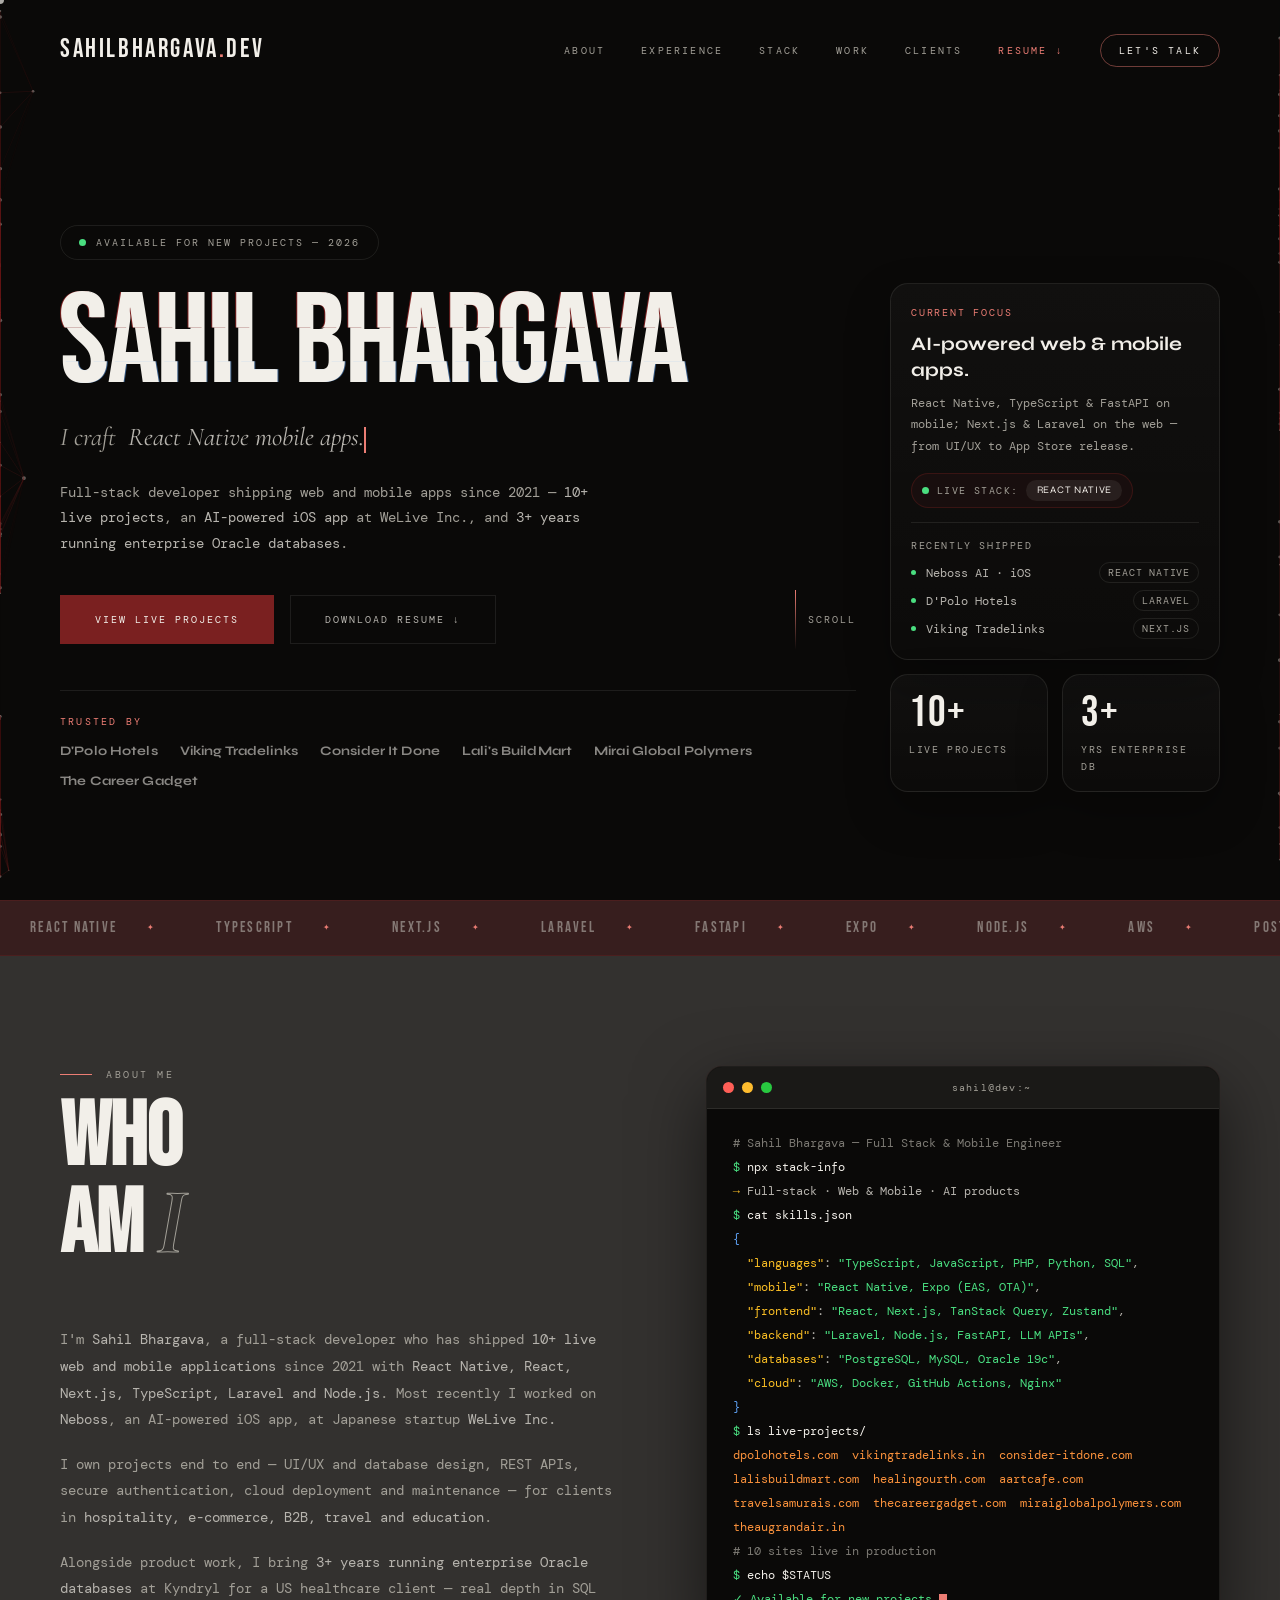
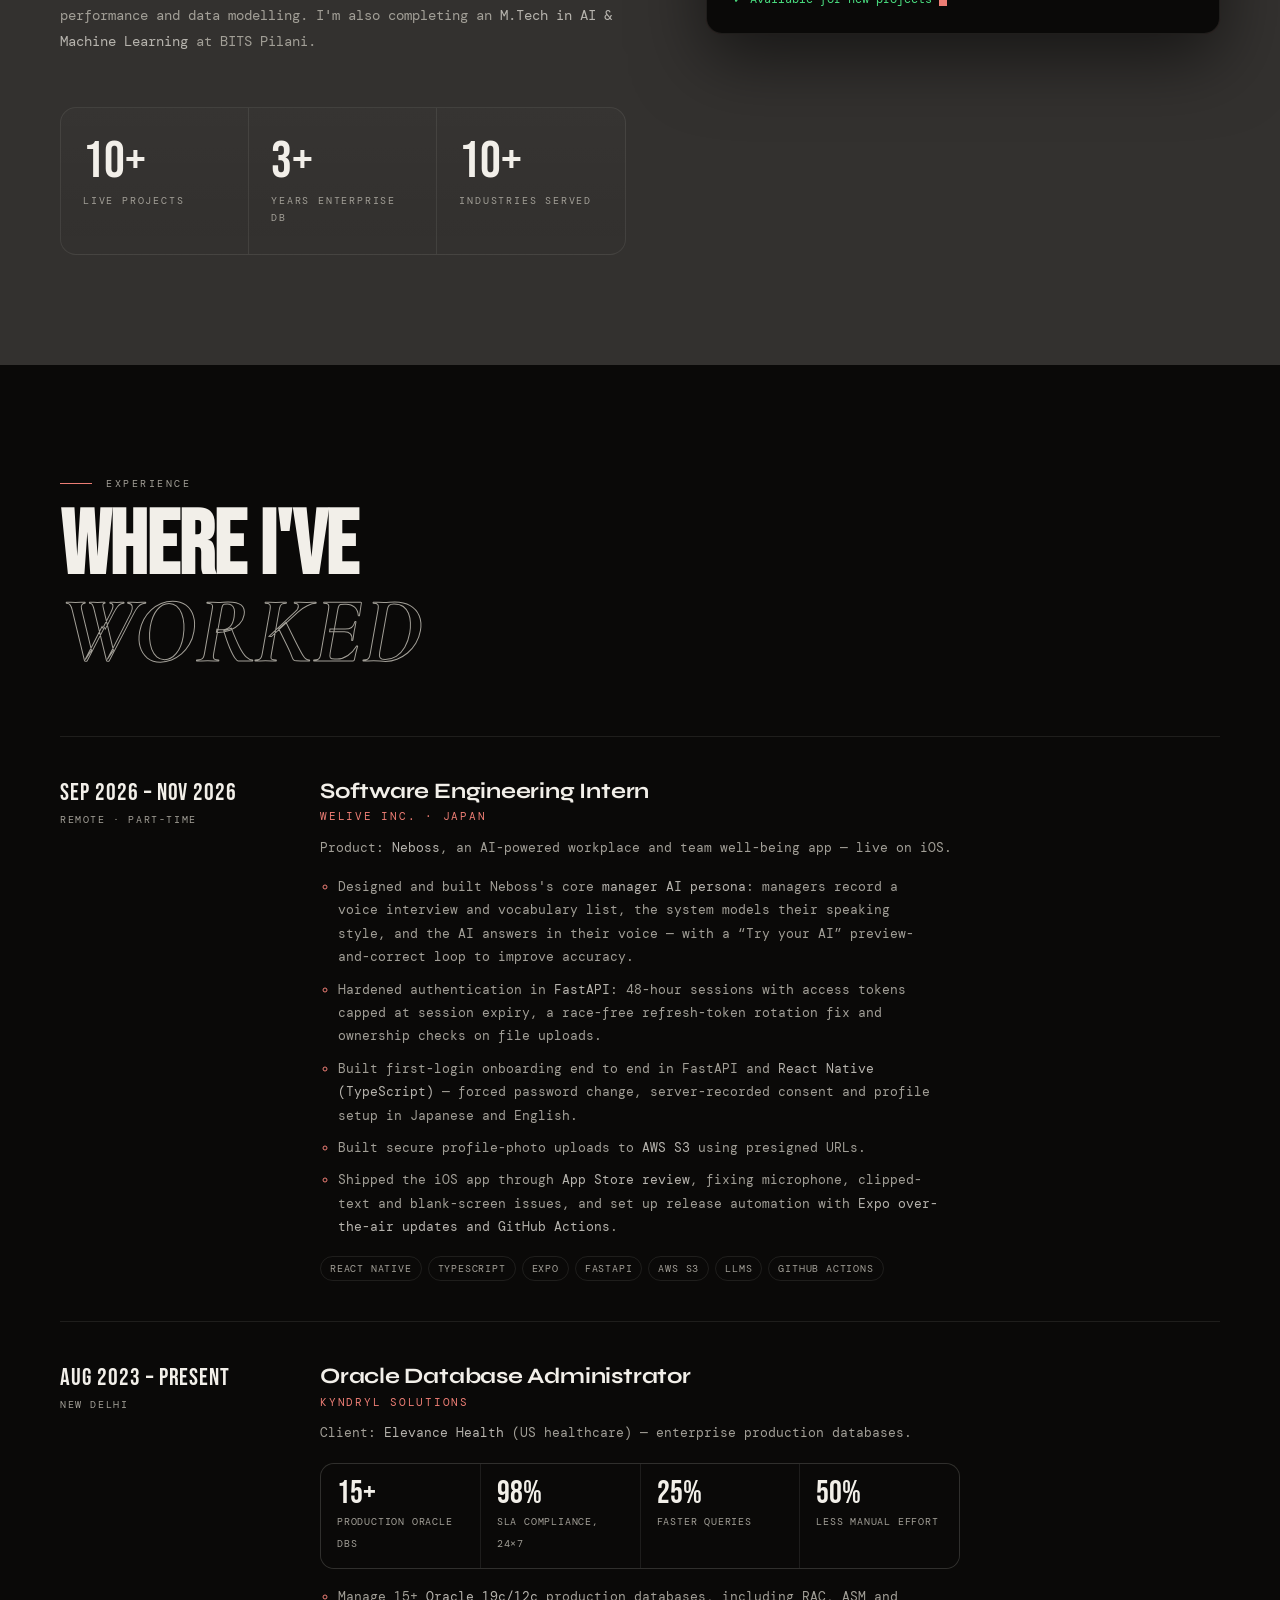
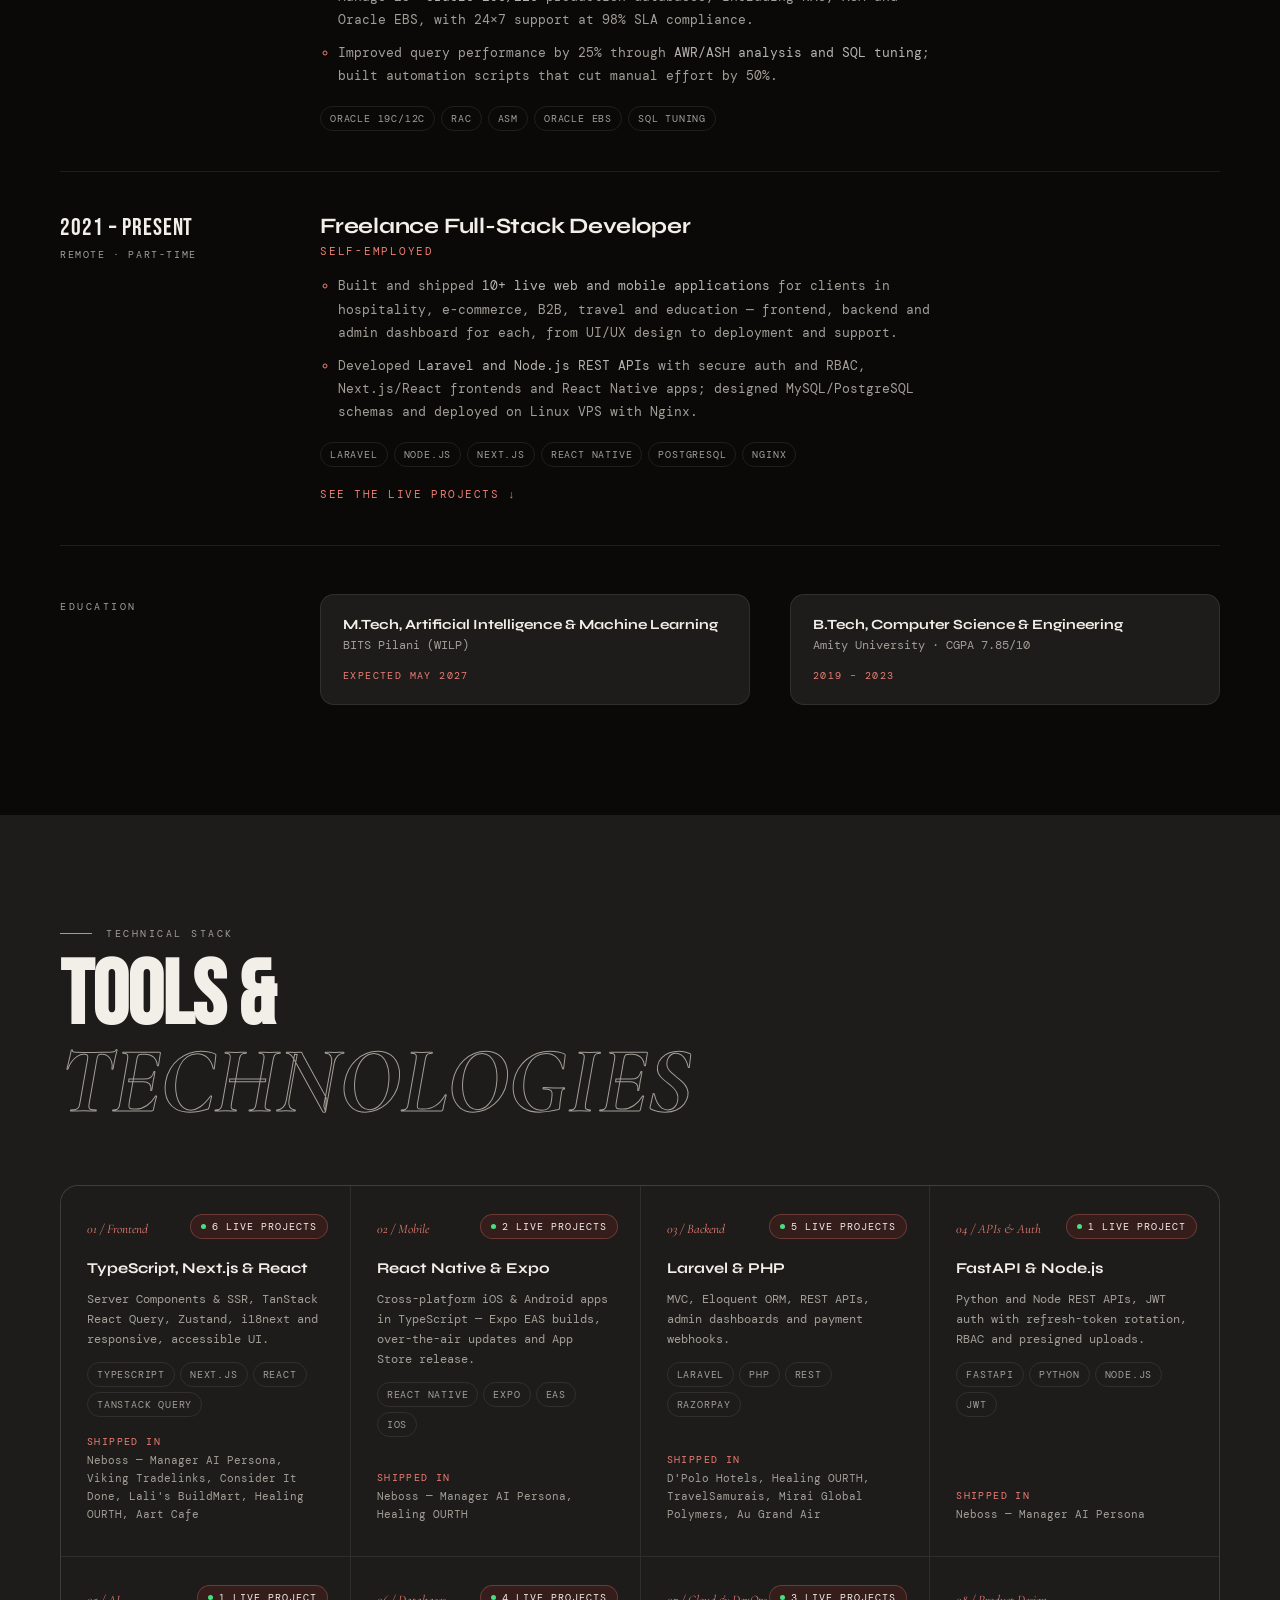
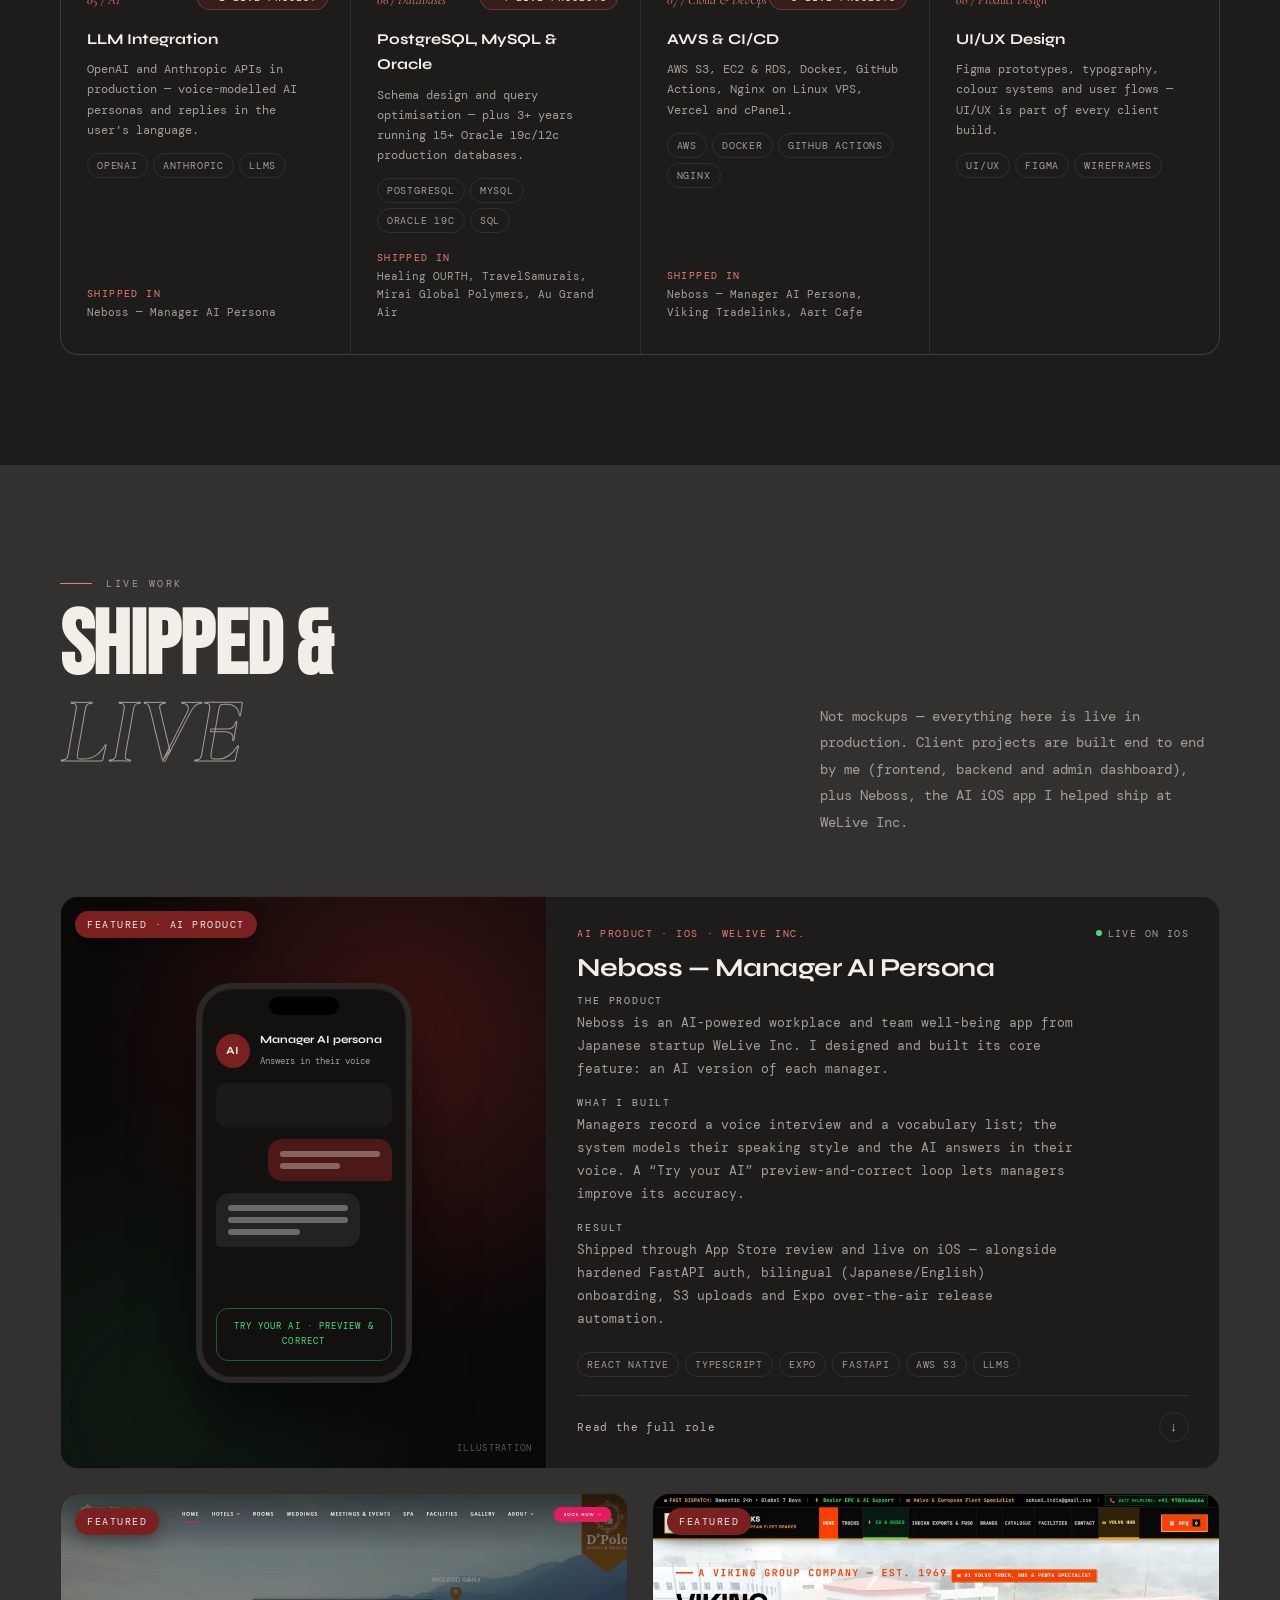
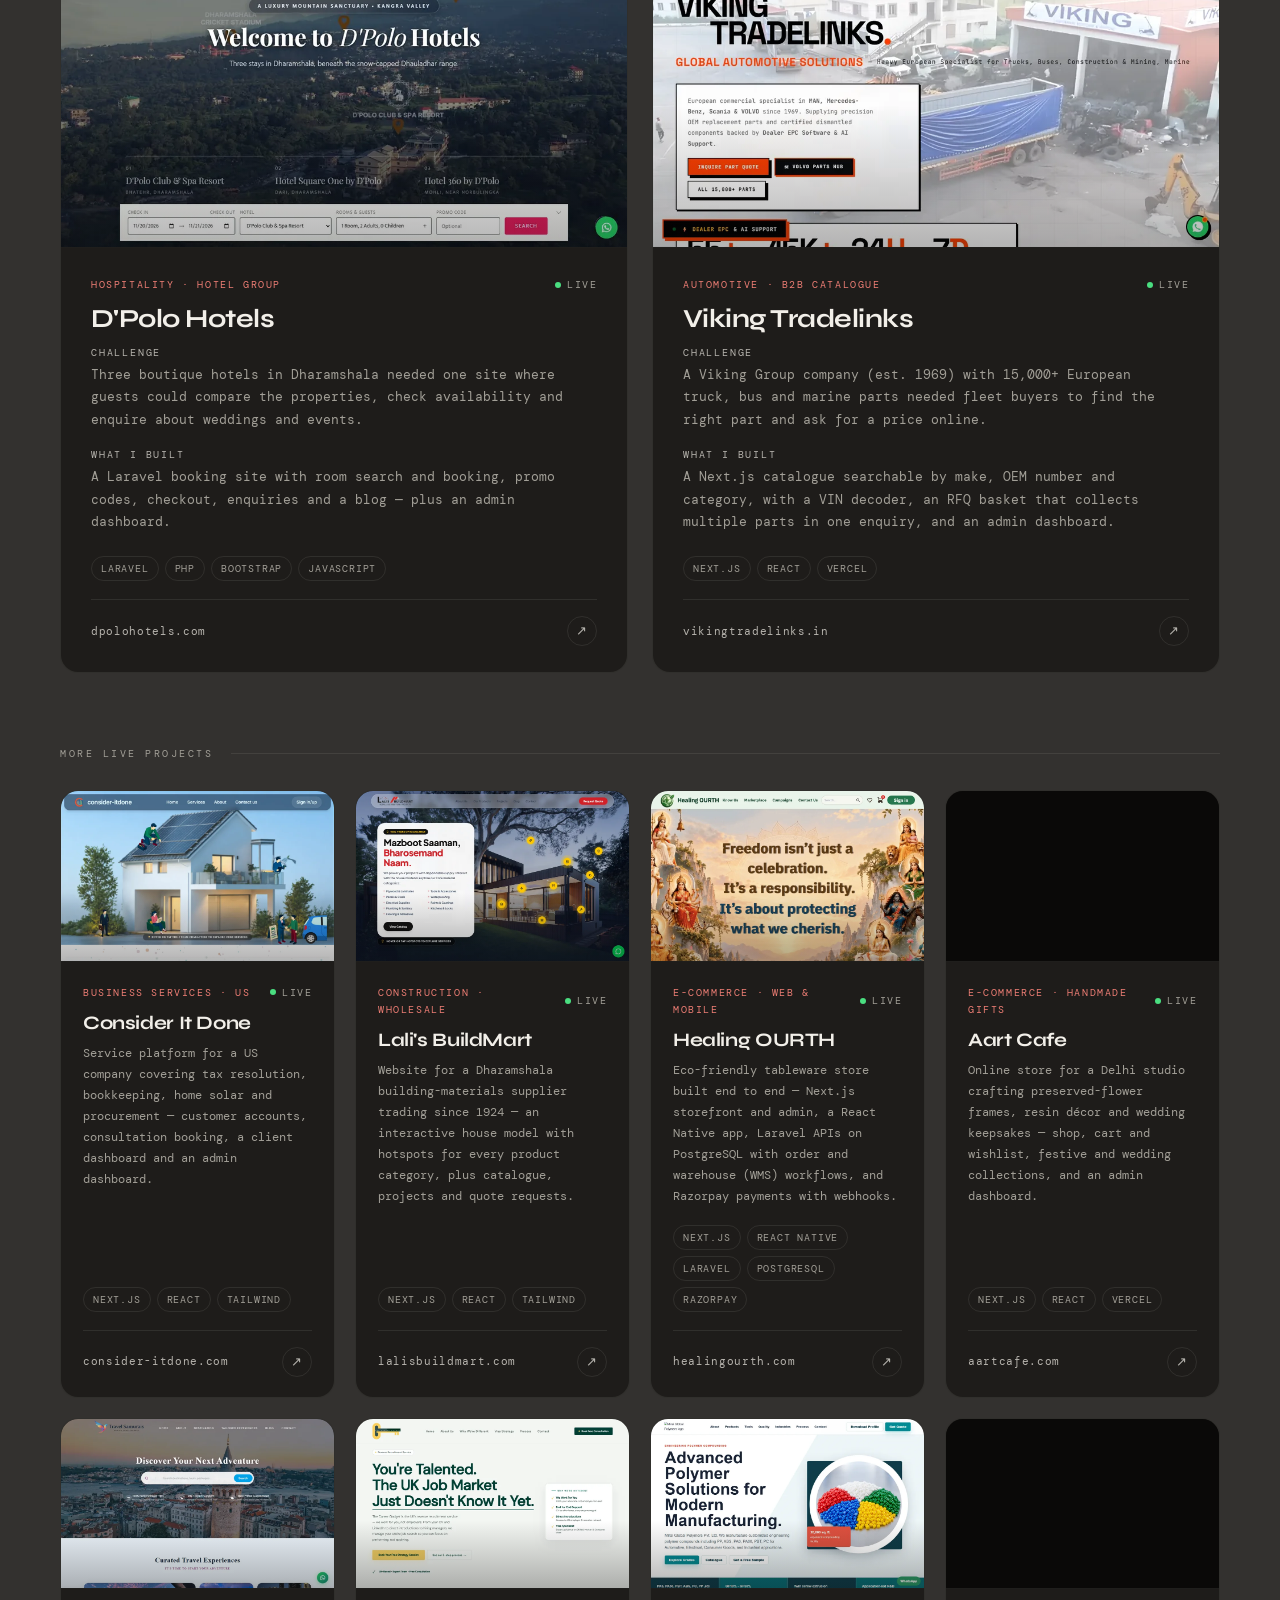
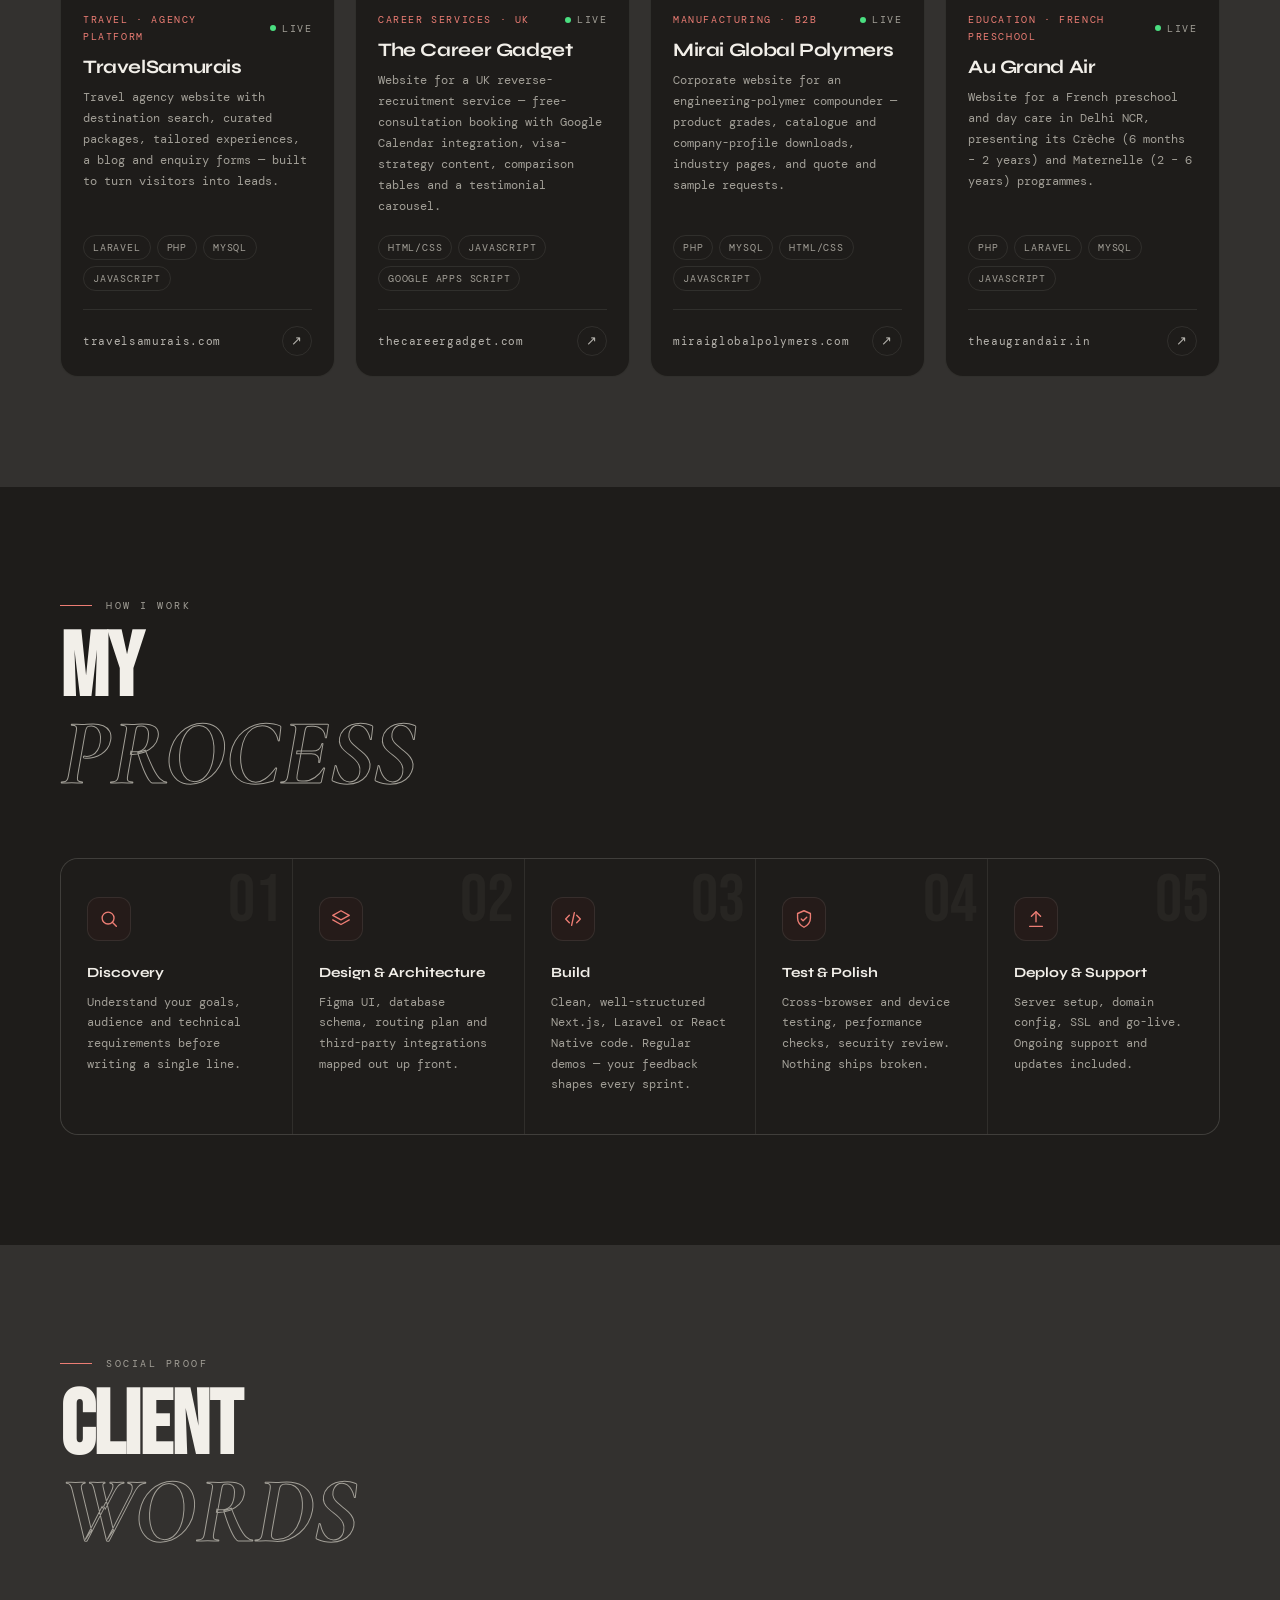
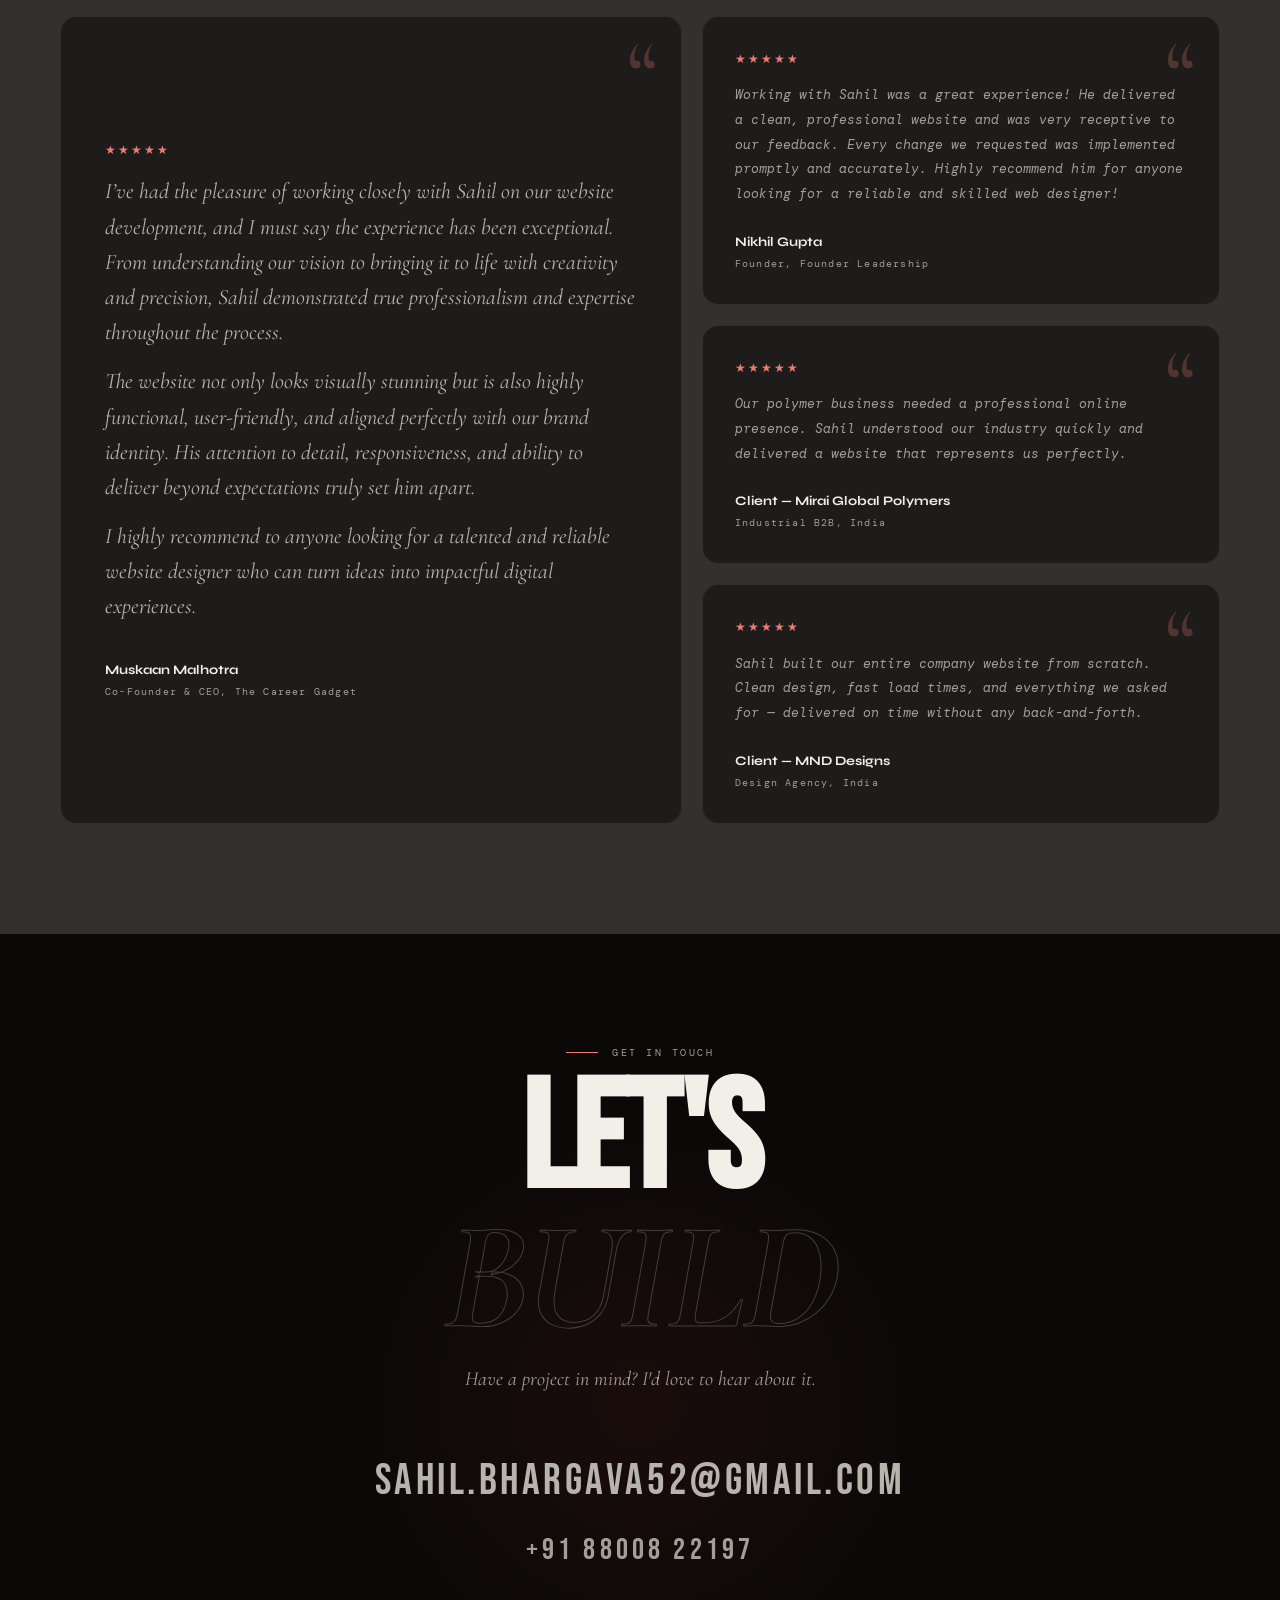
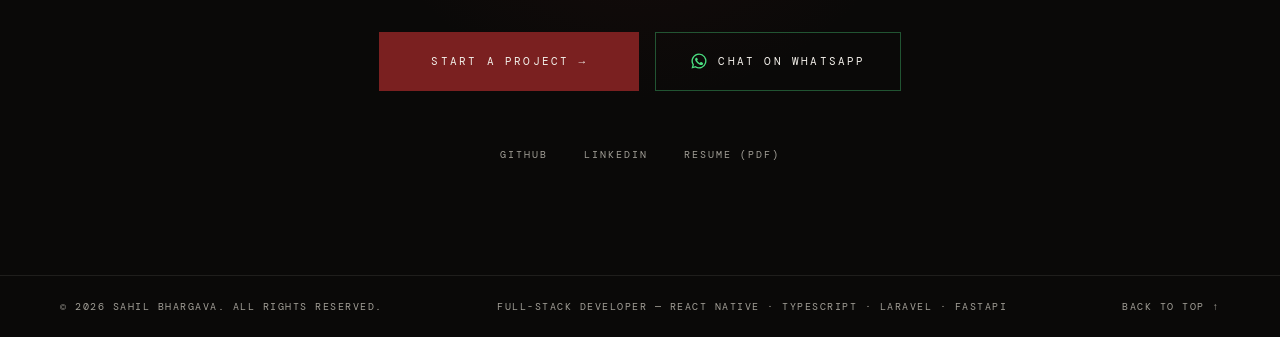
<file: index.html>
<!DOCTYPE html>
<html lang="en">
<head>
<meta charset="UTF-8"/>
<meta name="viewport" content="width=device-width,initial-scale=1.0"/>
<title>Sahil Bhargava — Full-Stack Developer · Web &amp; Mobile Apps</title>
<meta name="description" content="Sahil Bhargava is a full-stack developer building web and mobile apps with React Native, TypeScript, Next.js, Laravel and FastAPI — 10+ live projects, an AI-powered iOS app at WeLive Inc., and 3+ years running enterprise Oracle databases."/>
<meta name="author" content="Sahil Bhargava"/>
<meta name="theme-color" content="#0a0908"/>
<link rel="canonical" href="https://sahilbhargava.vercel.app/"/>
<meta property="og:type" content="website"/>
<meta property="og:url" content="https://sahilbhargava.vercel.app/"/>
<meta property="og:site_name" content="Sahil Bhargava"/>
<meta property="og:title" content="Sahil Bhargava — Full-Stack Developer · Web &amp; Mobile Apps"/>
<meta property="og:description" content="React Native, TypeScript, Laravel and FastAPI developer — 10+ live projects, an AI-powered iOS app, and 3+ years in enterprise Oracle databases."/>
<meta property="og:image" content="https://sahilbhargava.vercel.app/assets/og-image.jpg"/>
<meta property="og:image:width" content="1200"/>
<meta property="og:image:height" content="630"/>
<meta property="og:image:alt" content="Sahil Bhargava — Full-Stack Developer · Web &amp; Mobile Apps"/>
<meta name="twitter:card" content="summary_large_image"/>
<meta name="twitter:image" content="https://sahilbhargava.vercel.app/assets/og-image.jpg"/>
<link rel="icon" type="image/svg+xml" href="assets/favicon.svg"/>
<link rel="preconnect" href="https://fonts.googleapis.com"/>
<link rel="preconnect" href="https://fonts.gstatic.com" crossorigin/>
<link href="https://fonts.googleapis.com/css2?family=Bebas+Neue&family=Cormorant+Garamond:ital,wght@0,300;0,600;1,300;1,600&family=DM+Mono:wght@300;400;500&family=Syne:wght@400;700;800&display=swap" rel="stylesheet"/>
<link rel="stylesheet" href="css/styles.css?v=2.3"/>
<script>document.documentElement.classList.add('js')</script>
<script type="application/ld+json">
{
  "@context": "https://schema.org",
  "@type": "Person",
  "name": "Sahil Bhargava",
  "url": "https://sahilbhargava.vercel.app/",
  "image": "https://sahilbhargava.vercel.app/assets/og-image.jpg",
  "jobTitle": "Full-Stack Developer",
  "email": "mailto:sahil.bhargava52@gmail.com",
  "telephone": "+91-8800822197",
  "address": { "@type": "PostalAddress", "addressLocality": "New Delhi", "addressCountry": "IN" },
  "alumniOf": [{ "@type": "CollegeOrUniversity", "name": "Amity University" }, { "@type": "CollegeOrUniversity", "name": "BITS Pilani" }],
  "sameAs": ["https://github.com/sahilbhargava6", "https://www.linkedin.com/in/sahilbhargava6/"],
  "knowsAbout": ["React Native", "Expo", "TypeScript", "React", "Next.js", "Laravel", "PHP", "Node.js", "FastAPI", "Python", "LLM integration", "PostgreSQL", "MySQL", "Oracle Database", "AWS", "Docker", "GitHub Actions"]
}
</script>
</head>
<body>

<a class="skip-link" href="#main">Skip to content</a>
<div id="cur-dot" aria-hidden="true"></div>
<div id="cur-ring" aria-hidden="true"></div>

<!-- NAV -->
<header>
  <nav id="nav" aria-label="Primary">
    <a href="#hero" class="logo" aria-label="Sahil Bhargava — back to top">SahilBhargava<span>.</span>dev</a>
    <button class="menu-toggle" id="menuToggle" aria-label="Toggle navigation" aria-expanded="false" aria-controls="navMenu">
      <span></span><span></span><span></span>
    </button>
    <ul class="nav-menu" id="navMenu">
      <li><a href="#about">About</a></li>
      <li><a href="#experience">Experience</a></li>
      <li><a href="#skills">Stack</a></li>
      <li><a href="#projects">Work</a></li>
      <li><a href="#testimonials">Clients</a></li>
      <li><a href="assets/Sahil_Bhargava_Resume.pdf" download="Sahil_Bhargava_Resume.pdf" class="nav-resume">Resume <span aria-hidden="true">↓</span><span class="sr-only"> (PDF)</span></a></li>
      <li><a href="#contact" class="nav-cta">Let's Talk</a></li>
    </ul>
  </nav>
</header>

<main id="main">

<!-- HERO -->
<section id="hero">
  <canvas id="particleCanvas" aria-hidden="true"></canvas>
  <div class="hero-shell">
    <div class="hero-content">
      <div class="hero-badge"><span class="badge-dot"></span>Available for new projects — 2026</div>
      <h1 class="hero-name glitch" data-text="SAHIL BHARGAVA" aria-label="Sahil Bhargava">SAHIL BHARGAVA</h1>
      <p class="hero-sub"><span class="sr-only">I craft production-ready web and mobile apps with React Native, TypeScript, Next.js, Laravel and FastAPI.</span><span aria-hidden="true">I craft &nbsp;<span id="typed-text">production-ready web &amp; mobile apps.</span><span class="typed-cursor"></span></span></p>
      <p class="hero-pitch">Full-stack developer shipping web and mobile apps since 2021 — <strong>10+ live projects</strong>, an <strong>AI-powered iOS app</strong> at WeLive Inc., and <strong>3+ years running enterprise Oracle databases</strong>.</p>
      <div class="hero-bottom">
        <div class="hero-cta-group">
          <a href="#projects" class="btn-primary"><span>View Live Projects</span></a>
          <a href="assets/Sahil_Bhargava_Resume.pdf" download="Sahil_Bhargava_Resume.pdf" class="btn-outline">Download Resume <span aria-hidden="true">↓</span><span class="sr-only"> (PDF)</span></a>
        </div>
        <div class="hero-scroll" aria-hidden="true"><div class="scroll-line"></div>Scroll</div>
      </div>
      <div class="hero-clients">
        <span class="hero-clients-label">Trusted by</span>
        <ul>
          <li>D'Polo Hotels</li><li>Viking Tradelinks</li><li>Consider It Done</li><li>Lali's BuildMart</li><li>Mirai Global Polymers</li><li>The Career Gadget</li>
        </ul>
      </div>
    </div>

    <aside class="hero-side reveal-right delay-3" aria-label="Quick snapshot">
      <div class="hero-side-card hero-side-main">
        <div class="hero-side-kicker">Current Focus</div>
        <h2 class="hero-side-title">AI-powered web &amp; mobile apps.</h2>
        <p>React Native, TypeScript &amp; FastAPI on mobile; Next.js &amp; Laravel on the web — from UI/UX to App Store release.</p>
        <div class="hero-side-live">
          <span class="hero-live-dot" aria-hidden="true"></span>
          <span class="hero-live-text">Live stack:</span>
          <span class="hero-tech-rotator" id="heroTechRotator">Next.js</span>
        </div>
        <div class="hero-side-recent">
          <div class="hero-side-recent-label">Recently shipped</div>
          <ul>
            <li><span>Neboss AI · iOS</span><em>React Native</em></li>
            <li><span>D'Polo Hotels</span><em>Laravel</em></li>
            <li><span>Viking Tradelinks</span><em>Next.js</em></li>
          </ul>
        </div>
      </div>

      <div class="hero-side-grid">
        <div class="hero-side-card">
          <div class="hero-side-stat"><span data-live-count>10</span>+</div>
          <div class="hero-side-label">Live Projects</div>
        </div>
        <div class="hero-side-card">
          <div class="hero-side-stat">3+</div>
          <div class="hero-side-label">Yrs Enterprise DB</div>
        </div>
      </div>
    </aside>
  </div>
</section>

<!-- MARQUEE -->
<div class="marquee-wrap" aria-hidden="true">
  <div class="marquee-track">
    <div class="marquee-item">React Native</div><div class="marquee-item">TypeScript</div><div class="marquee-item">Next.js</div><div class="marquee-item">Laravel</div><div class="marquee-item">FastAPI</div><div class="marquee-item">Expo</div><div class="marquee-item">Node.js</div><div class="marquee-item">AWS</div><div class="marquee-item">PostgreSQL</div><div class="marquee-item">Oracle</div><div class="marquee-item">LLM Integration</div><div class="marquee-item">Docker</div>
    <div class="marquee-item">React Native</div><div class="marquee-item">TypeScript</div><div class="marquee-item">Next.js</div><div class="marquee-item">Laravel</div><div class="marquee-item">FastAPI</div><div class="marquee-item">Expo</div><div class="marquee-item">Node.js</div><div class="marquee-item">AWS</div><div class="marquee-item">PostgreSQL</div><div class="marquee-item">Oracle</div><div class="marquee-item">LLM Integration</div><div class="marquee-item">Docker</div>
  </div>
</div>

<!-- ABOUT -->
<section id="about" class="sec">
  <div class="about-grid">
    <div>
      <div class="sec-label reveal">About Me</div>
      <h2 class="sec-title reveal delay-1">WHO<br>AM <em>I</em></h2>
      <div class="about-text-block">
        <p class="reveal delay-2">I'm <strong>Sahil Bhargava</strong>, a full-stack developer who has shipped <strong>10+ live web and mobile applications</strong> since 2021 with <strong>React Native, React, Next.js, TypeScript, Laravel and Node.js</strong>. Most recently I worked on <strong>Neboss</strong>, an AI-powered iOS app, at Japanese startup <strong>WeLive Inc.</strong></p>
        <p class="reveal delay-3">I own projects end to end — UI/UX and database design, REST APIs, secure authentication, cloud deployment and maintenance — for clients in <strong>hospitality, e-commerce, B2B, travel and education</strong>.</p>
        <p class="reveal delay-4">Alongside product work, I bring <strong>3+ years running enterprise Oracle databases</strong> at Kyndryl for a US healthcare client — real depth in SQL performance and data modelling. I'm also completing an <strong>M.Tech in AI &amp; Machine Learning</strong> at BITS Pilani.</p>
      </div>
      <div class="stats-row reveal delay-5">
        <div class="stat-box">
          <div class="stat-n" data-target="10" data-live-count-target>10+</div>
          <div class="stat-l">Live Projects</div>
        </div>
        <div class="stat-box">
          <div class="stat-n" data-target="3">3+</div>
          <div class="stat-l">Years Enterprise DB</div>
        </div>
        <div class="stat-box">
          <div class="stat-n" data-target="10">10+</div>
          <div class="stat-l">Industries Served</div>
        </div>
      </div>
    </div>
    <div class="reveal-right delay-2">
      <div class="terminal" aria-hidden="true">
        <div class="term-bar">
          <div class="term-dot"></div><div class="term-dot"></div><div class="term-dot"></div>
          <span class="term-title">sahil@dev:~</span>
        </div>
        <div class="term-body" id="termBody"></div>
      </div>
    </div>
  </div>
</section>

<!-- EXPERIENCE (matches the resume PDF in assets/) -->
<section id="experience" class="sec">
  <div class="sec-label reveal">Experience</div>
  <h2 class="sec-title reveal delay-1">WHERE I'VE<br><em>WORKED</em></h2>
  <ol class="exp-list">

    <li class="exp-item reveal">
      <div class="exp-when"><span class="exp-dates">Sep 2026 – Nov 2026</span><span class="exp-mode">Remote · Part-time</span></div>
      <div class="exp-main">
        <h3 class="exp-role">Software Engineering Intern <span class="exp-at">WeLive Inc. · Japan</span></h3>
        <p class="exp-context">Product: <strong>Neboss</strong>, an AI-powered workplace and team well-being app — live on iOS.</p>
        <ul class="exp-points">
          <li>Designed and built Neboss's core <strong>manager AI persona</strong>: managers record a voice interview and vocabulary list, the system models their speaking style, and the AI answers in their voice — with a “Try your AI” preview-and-correct loop to improve accuracy.</li>
          <li>Hardened authentication in <strong>FastAPI</strong>: 48-hour sessions with access tokens capped at session expiry, a race-free refresh-token rotation fix and ownership checks on file uploads.</li>
          <li>Built first-login onboarding end to end in FastAPI and <strong>React Native (TypeScript)</strong> — forced password change, server-recorded consent and profile setup in Japanese and English.</li>
          <li>Built secure profile-photo uploads to <strong>AWS S3</strong> using presigned URLs.</li>
          <li>Shipped the iOS app through <strong>App Store review</strong>, fixing microphone, clipped-text and blank-screen issues, and set up release automation with <strong>Expo over-the-air updates and GitHub Actions</strong>.</li>
        </ul>
        <ul class="exp-tags" aria-label="Tech used"><li>React Native</li><li>TypeScript</li><li>Expo</li><li>FastAPI</li><li>AWS S3</li><li>LLMs</li><li>GitHub Actions</li></ul>
      </div>
    </li>

    <li class="exp-item reveal">
      <div class="exp-when"><span class="exp-dates">Aug 2023 – Present</span><span class="exp-mode">New Delhi</span></div>
      <div class="exp-main">
        <h3 class="exp-role">Oracle Database Administrator <span class="exp-at">Kyndryl Solutions</span></h3>
        <p class="exp-context">Client: <strong>Elevance Health</strong> (US healthcare) — enterprise production databases.</p>
        <div class="exp-metrics">
          <div><b>15+</b><span>Production Oracle DBs</span></div>
          <div><b>98%</b><span>SLA compliance, 24×7</span></div>
          <div><b>25%</b><span>Faster queries</span></div>
          <div><b>50%</b><span>Less manual effort</span></div>
        </div>
        <ul class="exp-points">
          <li>Manage 15+ <strong>Oracle 19c/12c</strong> production databases, including RAC, ASM and Oracle EBS, with 24×7 support at 98% SLA compliance.</li>
          <li>Improved query performance by 25% through <strong>AWR/ASH analysis and SQL tuning</strong>; built automation scripts that cut manual effort by 50%.</li>
        </ul>
        <ul class="exp-tags" aria-label="Tech used"><li>Oracle 19c/12c</li><li>RAC</li><li>ASM</li><li>Oracle EBS</li><li>SQL Tuning</li></ul>
      </div>
    </li>

    <li class="exp-item reveal">
      <div class="exp-when"><span class="exp-dates">2021 – Present</span><span class="exp-mode">Remote · Part-time</span></div>
      <div class="exp-main">
        <h3 class="exp-role">Freelance Full-Stack Developer <span class="exp-at">Self-employed</span></h3>
        <ul class="exp-points">
          <li>Built and shipped <strong>10+ live web and mobile applications</strong> for clients in hospitality, e-commerce, B2B, travel and education — frontend, backend and admin dashboard for each, from UI/UX design to deployment and support.</li>
          <li>Developed <strong>Laravel and Node.js REST APIs</strong> with secure auth and RBAC, Next.js/React frontends and React Native apps; designed MySQL/PostgreSQL schemas and deployed on Linux VPS with Nginx.</li>
        </ul>
        <ul class="exp-tags" aria-label="Tech used"><li>Laravel</li><li>Node.js</li><li>Next.js</li><li>React Native</li><li>PostgreSQL</li><li>Nginx</li></ul>
        <a class="exp-link" href="#projects">See the live projects <span aria-hidden="true">↓</span></a>
      </div>
    </li>

  </ol>

  <div class="edu reveal">
    <div class="edu-label">Education</div>
    <div class="edu-item"><div><strong>M.Tech, Artificial Intelligence &amp; Machine Learning</strong><span>BITS Pilani (WILP)</span></div><em>Expected May 2027</em></div>
    <div class="edu-item"><div><strong>B.Tech, Computer Science &amp; Engineering</strong><span>Amity University · CGPA 7.85/10</span></div><em>2019 – 2023</em></div>
  </div>
</section>

<!-- SKILLS -->
<section id="skills" class="sec">
  <div class="sec-label reveal">Technical Stack</div>
  <h2 class="sec-title reveal delay-1">TOOLS &amp;<br><em>TECHNOLOGIES</em></h2>
  <div class="skills-grid reveal delay-2">

    <div class="skill-item" data-match="Next.js,TypeScript">
      <span class="skill-num">01 / Frontend</span>
      <h3 class="skill-name">TypeScript, Next.js &amp; React</h3>
      <p class="skill-desc">Server Components &amp; SSR, TanStack React Query, Zustand, i18next and responsive, accessible UI.</p>
      <div class="skill-tags"><span class="stag">TypeScript</span><span class="stag">Next.js</span><span class="stag">React</span><span class="stag">TanStack Query</span></div>
    </div>

    <div class="skill-item" data-match="React Native,Expo">
      <span class="skill-num">02 / Mobile</span>
      <h3 class="skill-name">React Native &amp; Expo</h3>
      <p class="skill-desc">Cross-platform iOS &amp; Android apps in TypeScript — Expo EAS builds, over-the-air updates and App Store release.</p>
      <div class="skill-tags"><span class="stag">React Native</span><span class="stag">Expo</span><span class="stag">EAS</span><span class="stag">iOS</span></div>
    </div>

    <div class="skill-item" data-match="Laravel,PHP">
      <span class="skill-num">03 / Backend</span>
      <h3 class="skill-name">Laravel &amp; PHP</h3>
      <p class="skill-desc">MVC, Eloquent ORM, REST APIs, admin dashboards and payment webhooks.</p>
      <div class="skill-tags"><span class="stag">Laravel</span><span class="stag">PHP</span><span class="stag">REST</span><span class="stag">Razorpay</span></div>
    </div>

    <div class="skill-item" data-match="FastAPI,Node.js">
      <span class="skill-num">04 / APIs &amp; Auth</span>
      <h3 class="skill-name">FastAPI &amp; Node.js</h3>
      <p class="skill-desc">Python and Node REST APIs, JWT auth with refresh-token rotation, RBAC and presigned uploads.</p>
      <div class="skill-tags"><span class="stag">FastAPI</span><span class="stag">Python</span><span class="stag">Node.js</span><span class="stag">JWT</span></div>
    </div>

    <div class="skill-item" data-match="LLMs">
      <span class="skill-num">05 / AI</span>
      <h3 class="skill-name">LLM Integration</h3>
      <p class="skill-desc">OpenAI and Anthropic APIs in production — voice-modelled AI personas and replies in the user’s language.</p>
      <div class="skill-tags"><span class="stag">OpenAI</span><span class="stag">Anthropic</span><span class="stag">LLMs</span></div>
    </div>

    <div class="skill-item" data-match="PostgreSQL,MySQL">
      <span class="skill-num">06 / Databases</span>
      <h3 class="skill-name">PostgreSQL, MySQL &amp; Oracle</h3>
      <p class="skill-desc">Schema design and query optimisation — plus 3+ years running 15+ Oracle 19c/12c production databases.</p>
      <div class="skill-tags"><span class="stag">PostgreSQL</span><span class="stag">MySQL</span><span class="stag">Oracle 19c</span><span class="stag">SQL</span></div>
    </div>

    <div class="skill-item" data-match="AWS S3,Vercel">
      <span class="skill-num">07 / Cloud &amp; DevOps</span>
      <h3 class="skill-name">AWS &amp; CI/CD</h3>
      <p class="skill-desc">AWS S3, EC2 &amp; RDS, Docker, GitHub Actions, Nginx on Linux VPS, Vercel and cPanel.</p>
      <div class="skill-tags"><span class="stag">AWS</span><span class="stag">Docker</span><span class="stag">GitHub Actions</span><span class="stag">Nginx</span></div>
    </div>

    <div class="skill-item">
      <span class="skill-num">08 / Product Design</span>
      <h3 class="skill-name">UI/UX Design</h3>
      <p class="skill-desc">Figma prototypes, typography, colour systems and user flows — UI/UX is part of every client build.</p>
      <div class="skill-tags"><span class="stag">UI/UX</span><span class="stag">Figma</span><span class="stag">Wireframes</span></div>
    </div>

  </div>
</section>

<!-- LIVE PROJECTS
     Every card is the single source of truth: the live-project counters and the
     terminal's `ls live-projects/` list are generated from cards with data-status="live".
     Screenshots live in assets/projects/ (960×600 WebP). -->
<section id="projects" class="sec">
  <div class="proj-intro">
    <div>
      <div class="sec-label reveal">Live Work</div>
      <h2 class="sec-title reveal delay-1">SHIPPED &amp;<br><em>LIVE</em></h2>
    </div>
    <p class="proj-desc reveal-right delay-2">Not mockups — everything here is live in production. Client projects are built end to end by me (frontend, backend and admin dashboard), plus Neboss, the AI iOS app I helped ship at WeLive Inc.</p>
  </div>

  <!-- FEATURED -->
  <div class="proj-featured">

    <!-- Team product (WeLive Inc.) — data-status="team" keeps it out of the client live-project counts -->
    <article class="proj-card proj-card--featured proj-card--wide reveal" data-status="team">
      <div class="proj-preview proj-preview--neboss" aria-hidden="true">
        <div class="nb-phone">
          <div class="nb-notch"></div>
          <div class="nb-screen">
            <div class="nb-head"><span class="nb-avatar">AI</span><div><b>Manager AI persona</b><small>Answers in their voice</small></div></div>
            <div class="nb-wave"><i></i><i></i><i></i><i></i><i></i><i></i><i></i><i></i><i></i><i></i><i></i><i></i><i></i><i></i></div>
            <div class="nb-bubble nb-bubble--me"><i></i><i></i></div>
            <div class="nb-bubble nb-bubble--ai"><i></i><i></i><i></i></div>
            <div class="nb-try">Try your AI · preview &amp; correct</div>
          </div>
        </div>
        <span class="proj-badge">Featured · AI Product</span>
        <span class="nb-note">Illustration</span>
      </div>
      <div class="proj-body">
        <div class="proj-meta"><span class="proj-type">AI Product · iOS · WeLive Inc.</span><span class="proj-live"><span class="live-dot"></span>Live on iOS</span></div>
        <h3 class="proj-name">Neboss — Manager AI Persona</h3>
        <dl class="proj-case">
          <div><dt>The product</dt><dd>Neboss is an AI-powered workplace and team well-being app from Japanese startup WeLive Inc. I designed and built its core feature: an AI version of each manager.</dd></div>
          <div><dt>What I built</dt><dd>Managers record a voice interview and a vocabulary list; the system models their speaking style and the AI answers in their voice. A “Try your AI” preview-and-correct loop lets managers improve its accuracy.</dd></div>
          <div><dt>Result</dt><dd>Shipped through App Store review and live on iOS — alongside hardened FastAPI auth, bilingual (Japanese/English) onboarding, S3 uploads and Expo over-the-air release automation.</dd></div>
        </dl>
        <ul class="proj-tech" aria-label="Tech stack"><li>React Native</li><li>TypeScript</li><li>Expo</li><li>FastAPI</li><li>AWS S3</li><li>LLMs</li></ul>
        <a class="proj-link" href="#experience">Read the full role<span class="proj-link-arrow" aria-hidden="true">↓</span></a>
      </div>
    </article>

    <article class="proj-card proj-card--featured reveal delay-1" data-status="live" data-domain="dpolohotels.com">
      <div class="proj-preview" aria-hidden="true">
        <img src="assets/projects/dpolohotels.webp" alt="" width="960" height="600" loading="lazy" decoding="async"/>
        <span class="proj-badge">Featured</span>
      </div>
      <div class="proj-body">
        <div class="proj-meta"><span class="proj-type">Hospitality · Hotel Group</span><span class="proj-live"><span class="live-dot"></span>Live</span></div>
        <h3 class="proj-name">D'Polo Hotels</h3>
        <dl class="proj-case">
          <div><dt>Challenge</dt><dd>Three boutique hotels in Dharamshala needed one site where guests could compare the properties, check availability and enquire about weddings and events.</dd></div>
          <div><dt>What I built</dt><dd>A Laravel booking site with room search and booking, promo codes, checkout, enquiries and a blog — plus an admin dashboard.</dd></div>
          <!-- RESULT: add one real, verifiable outcome, e.g.
          <div><dt>Result</dt><dd>Launched in 5 weeks · direct booking enquiries up 2× in the first quarter</dd></div> -->
        </dl>
        <ul class="proj-tech" aria-label="Tech stack"><li>Laravel</li><li>PHP</li><li>Bootstrap</li><li>JavaScript</li></ul>
        <a class="proj-link" href="https://www.dpolohotels.com/" target="_blank" rel="noopener noreferrer">dpolohotels.com<span class="sr-only"> (opens in a new tab)</span><span class="proj-link-arrow" aria-hidden="true">↗</span></a>
      </div>
    </article>

    <article class="proj-card proj-card--featured reveal delay-2" data-status="live" data-domain="vikingtradelinks.in">
      <div class="proj-preview" aria-hidden="true">
        <img src="assets/projects/vikingtradelinks.webp" alt="" width="960" height="600" loading="lazy" decoding="async"/>
        <span class="proj-badge">Featured</span>
      </div>
      <div class="proj-body">
        <div class="proj-meta"><span class="proj-type">Automotive · B2B Catalogue</span><span class="proj-live"><span class="live-dot"></span>Live</span></div>
        <h3 class="proj-name">Viking Tradelinks</h3>
        <dl class="proj-case">
          <div><dt>Challenge</dt><dd>A Viking Group company (est. 1969) with 15,000+ European truck, bus and marine parts needed fleet buyers to find the right part and ask for a price online.</dd></div>
          <div><dt>What I built</dt><dd>A Next.js catalogue searchable by make, OEM number and category, with a VIN decoder, an RFQ basket that collects multiple parts in one enquiry, and an admin dashboard.</dd></div>
          <!-- RESULT: add one real, verifiable outcome, e.g.
          <div><dt>Result</dt><dd>Quote requests now arrive itemised · launched in 6 weeks</dd></div> -->
        </dl>
        <ul class="proj-tech" aria-label="Tech stack"><li>Next.js</li><li>React</li><li>Vercel</li></ul>
        <a class="proj-link" href="https://www.vikingtradelinks.in/" target="_blank" rel="noopener noreferrer">vikingtradelinks.in<span class="sr-only"> (opens in a new tab)</span><span class="proj-link-arrow" aria-hidden="true">↗</span></a>
      </div>
    </article>

  </div>

  <h3 class="proj-subhead reveal">More live projects</h3>

  <div class="proj-grid">

    <article class="proj-card reveal delay-1" data-status="live" data-domain="consider-itdone.com">
      <div class="proj-preview" aria-hidden="true">
        <img src="assets/projects/consider-itdone.webp" alt="" width="960" height="600" loading="lazy" decoding="async"/>
      </div>
      <div class="proj-body">
        <div class="proj-meta"><span class="proj-type">Business Services · US</span><span class="proj-live"><span class="live-dot"></span>Live</span></div>
        <h3 class="proj-name">Consider It Done</h3>
        <p class="proj-info">Service platform for a US company covering tax resolution, bookkeeping, home solar and procurement — customer accounts, consultation booking, a client dashboard and an admin dashboard.</p>
        <ul class="proj-tech" aria-label="Tech stack"><li>Next.js</li><li>React</li><li>Tailwind</li></ul>
        <a class="proj-link" href="https://www.consider-itdone.com/" target="_blank" rel="noopener noreferrer">consider-itdone.com<span class="sr-only"> (opens in a new tab)</span><span class="proj-link-arrow" aria-hidden="true">↗</span></a>
      </div>
    </article>

    <article class="proj-card reveal delay-2" data-status="live" data-domain="lalisbuildmart.com">
      <div class="proj-preview" aria-hidden="true">
        <img src="assets/projects/lalisbuildmart.webp" alt="" width="960" height="600" loading="lazy" decoding="async"/>
      </div>
      <div class="proj-body">
        <div class="proj-meta"><span class="proj-type">Construction · Wholesale</span><span class="proj-live"><span class="live-dot"></span>Live</span></div>
        <h3 class="proj-name">Lali's BuildMart</h3>
        <p class="proj-info">Website for a Dharamshala building-materials supplier trading since 1924 — an interactive house model with hotspots for every product category, plus catalogue, projects and quote requests.</p>
        <ul class="proj-tech" aria-label="Tech stack"><li>Next.js</li><li>React</li><li>Tailwind</li></ul>
        <a class="proj-link" href="https://lalisbuildmart.com/" target="_blank" rel="noopener noreferrer">lalisbuildmart.com<span class="sr-only"> (opens in a new tab)</span><span class="proj-link-arrow" aria-hidden="true">↗</span></a>
      </div>
    </article>

    <article class="proj-card reveal delay-3" data-status="live" data-domain="healingourth.com">
      <div class="proj-preview" aria-hidden="true">
        <img src="assets/projects/healingourth.webp" alt="" width="960" height="600" loading="lazy" decoding="async"/>
      </div>
      <div class="proj-body">
        <div class="proj-meta"><span class="proj-type">E-commerce · Web &amp; Mobile</span><span class="proj-live"><span class="live-dot"></span>Live</span></div>
        <h3 class="proj-name">Healing OURTH</h3>
        <p class="proj-info">Eco-friendly tableware store built end to end — Next.js storefront and admin, a React Native app, Laravel APIs on PostgreSQL with order and warehouse (WMS) workflows, and Razorpay payments with webhooks.</p>
        <ul class="proj-tech" aria-label="Tech stack"><li>Next.js</li><li>React Native</li><li>Laravel</li><li>PostgreSQL</li><li>Razorpay</li></ul>
        <a class="proj-link" href="https://www.healingourth.com/" target="_blank" rel="noopener noreferrer">healingourth.com<span class="sr-only"> (opens in a new tab)</span><span class="proj-link-arrow" aria-hidden="true">↗</span></a>
      </div>
    </article>

    <article class="proj-card reveal delay-4" data-status="live" data-domain="aartcafe.com">
      <div class="proj-preview" aria-hidden="true">
        <img src="assets/projects/aartcafe.webp" alt="" width="960" height="600" loading="lazy" decoding="async"/>
      </div>
      <div class="proj-body">
        <div class="proj-meta"><span class="proj-type">E-commerce · Handmade Gifts</span><span class="proj-live"><span class="live-dot"></span>Live</span></div>
        <h3 class="proj-name">Aart Cafe</h3>
        <p class="proj-info">Online store for a Delhi studio crafting preserved-flower frames, resin décor and wedding keepsakes — shop, cart and wishlist, festive and wedding collections, and an admin dashboard.</p>
        <ul class="proj-tech" aria-label="Tech stack"><li>Next.js</li><li>React</li><li>Vercel</li></ul>
        <a class="proj-link" href="https://www.aartcafe.com/" target="_blank" rel="noopener noreferrer">aartcafe.com<span class="sr-only"> (opens in a new tab)</span><span class="proj-link-arrow" aria-hidden="true">↗</span></a>
      </div>
    </article>

    <article class="proj-card reveal delay-1" data-status="live" data-domain="travelsamurais.com">
      <div class="proj-preview" aria-hidden="true">
        <img src="assets/projects/travelsamurais.webp" alt="" width="960" height="600" loading="lazy" decoding="async"/>
      </div>
      <div class="proj-body">
        <div class="proj-meta"><span class="proj-type">Travel · Agency Platform</span><span class="proj-live"><span class="live-dot"></span>Live</span></div>
        <h3 class="proj-name">TravelSamurais</h3>
        <p class="proj-info">Travel agency website with destination search, curated packages, tailored experiences, a blog and enquiry forms — built to turn visitors into leads.</p>
        <ul class="proj-tech" aria-label="Tech stack"><li>Laravel</li><li>PHP</li><li>MySQL</li><li>JavaScript</li></ul>
        <a class="proj-link" href="https://www.travelsamurais.com/" target="_blank" rel="noopener noreferrer">travelsamurais.com<span class="sr-only"> (opens in a new tab)</span><span class="proj-link-arrow" aria-hidden="true">↗</span></a>
      </div>
    </article>

    <article class="proj-card reveal delay-2" data-status="live" data-domain="thecareergadget.com">
      <div class="proj-preview" aria-hidden="true">
        <img src="assets/projects/thecareergadget.webp" alt="" width="960" height="600" loading="lazy" decoding="async"/>
      </div>
      <div class="proj-body">
        <div class="proj-meta"><span class="proj-type">Career Services · UK</span><span class="proj-live"><span class="live-dot"></span>Live</span></div>
        <h3 class="proj-name">The Career Gadget</h3>
        <p class="proj-info">Website for a UK reverse-recruitment service — free-consultation booking with Google Calendar integration, visa-strategy content, comparison tables and a testimonial carousel.</p>
        <ul class="proj-tech" aria-label="Tech stack"><li>HTML/CSS</li><li>JavaScript</li><li>Google Apps Script</li></ul>
        <a class="proj-link" href="https://www.thecareergadget.com/" target="_blank" rel="noopener noreferrer">thecareergadget.com<span class="sr-only"> (opens in a new tab)</span><span class="proj-link-arrow" aria-hidden="true">↗</span></a>
      </div>
    </article>

    <article class="proj-card reveal delay-3" data-status="live" data-domain="miraiglobalpolymers.com">
      <div class="proj-preview" aria-hidden="true">
        <img src="assets/projects/miraiglobalpolymers.webp" alt="" width="960" height="600" loading="lazy" decoding="async"/>
      </div>
      <div class="proj-body">
        <div class="proj-meta"><span class="proj-type">Manufacturing · B2B</span><span class="proj-live"><span class="live-dot"></span>Live</span></div>
        <h3 class="proj-name">Mirai Global Polymers</h3>
        <p class="proj-info">Corporate website for an engineering-polymer compounder — product grades, catalogue and company-profile downloads, industry pages, and quote and sample requests.</p>
        <ul class="proj-tech" aria-label="Tech stack"><li>PHP</li><li>MySQL</li><li>HTML/CSS</li><li>JavaScript</li></ul>
        <a class="proj-link" href="https://miraiglobalpolymers.com/" target="_blank" rel="noopener noreferrer">miraiglobalpolymers.com<span class="sr-only"> (opens in a new tab)</span><span class="proj-link-arrow" aria-hidden="true">↗</span></a>
      </div>
    </article>

    <article class="proj-card reveal delay-4" data-status="live" data-domain="theaugrandair.in">
      <div class="proj-preview" aria-hidden="true">
        <img src="assets/projects/theaugrandair.webp" alt="" width="960" height="600" loading="lazy" decoding="async"/>
      </div>
      <div class="proj-body">
        <div class="proj-meta"><span class="proj-type">Education · French Preschool</span><span class="proj-live"><span class="live-dot"></span>Live</span></div>
        <h3 class="proj-name">Au Grand Air</h3>
        <p class="proj-info">Website for a French preschool and day care in Delhi NCR, presenting its Crèche (6 months – 2 years) and Maternelle (2 – 6 years) programmes.</p>
        <ul class="proj-tech" aria-label="Tech stack"><li>PHP</li><li>Laravel</li><li>MySQL</li><li>JavaScript</li></ul>
        <a class="proj-link" href="https://www.theaugrandair.in/" target="_blank" rel="noopener noreferrer">theaugrandair.in<span class="sr-only"> (opens in a new tab)</span><span class="proj-link-arrow" aria-hidden="true">↗</span></a>
      </div>
    </article>

    <!-- HIDDEN — these sites were unreachable when checked on 2026-11-20, so they are kept out of view
         to avoid sending visitors to an error page. Once a site is back up, remove `hidden`,
         set data-status="live", and swap the placeholder for a screenshot in assets/projects/.
         - mnddesigns.in: browsers show "Your connection is not private" (SSL certificate not trusted).
         - holistica.org.in, klothix.com: domain does not resolve (no DNS record). -->

    <article class="proj-card" data-status="offline" data-domain="mnddesigns.in" hidden>
      <div class="proj-preview proj-preview--placeholder" aria-hidden="true"><span>MND Designs</span></div>
      <div class="proj-body">
        <div class="proj-meta"><span class="proj-type">Design Agency</span><span class="proj-live"><span class="live-dot"></span>Live</span></div>
        <h3 class="proj-name">MND Designs</h3>
        <p class="proj-info">A creative design agency website — showcasing services, portfolio, and brand identity with a polished, professional interface.</p>
        <ul class="proj-tech" aria-label="Tech stack"><li>PHP</li><li>Laravel</li><li>MySQL</li><li>JavaScript</li></ul>
        <a class="proj-link" href="https://mnddesigns.in/" target="_blank" rel="noopener noreferrer">mnddesigns.in<span class="sr-only"> (opens in a new tab)</span><span class="proj-link-arrow" aria-hidden="true">↗</span></a>
      </div>
    </article>

    <article class="proj-card" data-status="offline" data-domain="holistica.org.in" hidden>
      <div class="proj-preview proj-preview--placeholder" aria-hidden="true"><span>Holistica</span></div>
      <div class="proj-body">
        <div class="proj-meta"><span class="proj-type">Healthcare · Wellness</span><span class="proj-live"><span class="live-dot"></span>Live</span></div>
        <h3 class="proj-name">Holistica</h3>
        <p class="proj-info">An affordable mental healthcare and holistic wellness platform featuring personalized therapist matching, evidence-based therapy resources, and progressive user tracking.</p>
        <ul class="proj-tech" aria-label="Tech stack"><li>Next.js</li><li>React</li><li>Tailwind</li><li>TypeScript</li></ul>
        <a class="proj-link" href="https://www.holistica.org.in/" target="_blank" rel="noopener noreferrer">holistica.org.in<span class="sr-only"> (opens in a new tab)</span><span class="proj-link-arrow" aria-hidden="true">↗</span></a>
      </div>
    </article>

    <article class="proj-card" data-status="offline" data-domain="klothix.com" hidden>
      <div class="proj-preview proj-preview--placeholder" aria-hidden="true"><span>Klothix</span></div>
      <div class="proj-body">
        <div class="proj-meta"><span class="proj-type">Fashion · E-commerce</span><span class="proj-live"><span class="live-dot"></span>Live</span></div>
        <h3 class="proj-name">Klothix</h3>
        <p class="proj-info">A modern fashion website focused on product presentation, smooth browsing, and responsive user experience for online customers.</p>
        <ul class="proj-tech" aria-label="Tech stack"><li>Laravel</li><li>PHP</li><li>MySQL</li><li>JavaScript</li></ul>
        <a class="proj-link" href="https://klothix.com/" target="_blank" rel="noopener noreferrer">klothix.com<span class="sr-only"> (opens in a new tab)</span><span class="proj-link-arrow" aria-hidden="true">↗</span></a>
      </div>
    </article>

  </div>
</section>

<!-- PROCESS -->
<section id="process" class="sec">
  <div class="sec-label reveal">How I Work</div>
  <h2 class="sec-title reveal delay-1">MY<br><em>PROCESS</em></h2>
  <ol class="process-grid reveal delay-2">
    <li class="proc-card">
      <div class="proc-num" aria-hidden="true">01</div>
      <span class="proc-icon" aria-hidden="true"><svg viewBox="0 0 24 24"><circle cx="11" cy="11" r="6.5"/><path d="m20 20-4.4-4.4"/></svg></span>
      <h3 class="proc-title">Discovery</h3>
      <p class="proc-desc">Understand your goals, audience and technical requirements before writing a single line.</p>
      <div class="proc-bar"></div>
    </li>
    <li class="proc-card">
      <div class="proc-num" aria-hidden="true">02</div>
      <span class="proc-icon" aria-hidden="true"><svg viewBox="0 0 24 24"><path d="m12 3 9 5-9 5-9-5 9-5Z"/><path d="m3 13 9 5 9-5"/></svg></span>
      <h3 class="proc-title">Design &amp; Architecture</h3>
      <p class="proc-desc">Figma UI, database schema, routing plan and third-party integrations mapped out up front.</p>
      <div class="proc-bar"></div>
    </li>
    <li class="proc-card">
      <div class="proc-num" aria-hidden="true">03</div>
      <span class="proc-icon" aria-hidden="true"><svg viewBox="0 0 24 24"><path d="m8 8-4 4 4 4"/><path d="m16 8 4 4-4 4"/><path d="m13.5 5-3 14"/></svg></span>
      <h3 class="proc-title">Build</h3>
      <p class="proc-desc">Clean, well-structured Next.js, Laravel or React Native code. Regular demos — your feedback shapes every sprint.</p>
      <div class="proc-bar"></div>
    </li>
    <li class="proc-card">
      <div class="proc-num" aria-hidden="true">04</div>
      <span class="proc-icon" aria-hidden="true"><svg viewBox="0 0 24 24"><path d="M12 3 5 6v5c0 4.5 3 8 7 10 4-2 7-5.5 7-10V6l-7-3Z"/><path d="m9 12 2 2 4-4"/></svg></span>
      <h3 class="proc-title">Test &amp; Polish</h3>
      <p class="proc-desc">Cross-browser and device testing, performance checks, security review. Nothing ships broken.</p>
      <div class="proc-bar"></div>
    </li>
    <li class="proc-card">
      <div class="proc-num" aria-hidden="true">05</div>
      <span class="proc-icon" aria-hidden="true"><svg viewBox="0 0 24 24"><path d="M12 15V4"/><path d="m7 9 5-5 5 5"/><path d="M5 20h14"/></svg></span>
      <h3 class="proc-title">Deploy &amp; Support</h3>
      <p class="proc-desc">Server setup, domain config, SSL and go-live. Ongoing support and updates included.</p>
      <div class="proc-bar"></div>
    </li>
  </ol>
</section>

<!-- TESTIMONIALS -->
<section id="testimonials" class="sec">
  <div class="sec-label reveal">Social Proof</div>
  <h2 class="sec-title reveal delay-1">CLIENT<br><em>WORDS</em></h2>
  <div class="testi-grid">
    <figure class="testi-card testi-card--featured reveal delay-1">
      <div class="quote-mark" aria-hidden="true">“</div>
      <div class="testi-stars" role="img" aria-label="Rated 5 out of 5">★★★★★</div>
      <blockquote class="testi-text">
        <p>I’ve had the pleasure of working closely with Sahil on our website development, and I must say the experience has been exceptional. From understanding our vision to bringing it to life with creativity and precision, Sahil demonstrated true professionalism and expertise throughout the process.</p>
        <p>The website not only looks visually stunning but is also highly functional, user-friendly, and aligned perfectly with our brand identity. His attention to detail, responsiveness, and ability to deliver beyond expectations truly set him apart.</p>
        <p>I highly recommend to anyone looking for a talented and reliable website designer who can turn ideas into impactful digital experiences.</p>
      </blockquote>
      <figcaption>
        <span class="testi-name">Muskaan Malhotra</span>
        <span class="testi-role">Co-Founder &amp; CEO, The Career Gadget</span>
      </figcaption>
    </figure>
    <figure class="testi-card reveal delay-2">
      <div class="quote-mark" aria-hidden="true">“</div>
      <div class="testi-stars" role="img" aria-label="Rated 5 out of 5">★★★★★</div>
      <blockquote class="testi-text"><p>Working with Sahil was a great experience! He delivered a clean, professional website and was very receptive to our feedback. Every change we requested was implemented promptly and accurately. Highly recommend him for anyone looking for a reliable and skilled web designer!</p></blockquote>
      <figcaption>
        <span class="testi-name">Nikhil Gupta</span>
        <span class="testi-role">Founder, Founder Leadership</span>
      </figcaption>
    </figure>
    <figure class="testi-card reveal delay-3">
      <div class="quote-mark" aria-hidden="true">“</div>
      <div class="testi-stars" role="img" aria-label="Rated 5 out of 5">★★★★★</div>
      <blockquote class="testi-text"><p>Our polymer business needed a professional online presence. Sahil understood our industry quickly and delivered a website that represents us perfectly.</p></blockquote>
      <figcaption>
        <span class="testi-name">Client — Mirai Global Polymers</span>
        <span class="testi-role">Industrial B2B, India</span>
      </figcaption>
    </figure>
    <figure class="testi-card reveal delay-4">
      <div class="quote-mark" aria-hidden="true">“</div>
      <div class="testi-stars" role="img" aria-label="Rated 5 out of 5">★★★★★</div>
      <blockquote class="testi-text"><p>Sahil built our entire company website from scratch. Clean design, fast load times, and everything we asked for — delivered on time without any back-and-forth.</p></blockquote>
      <figcaption>
        <span class="testi-name">Client — MND Designs</span>
        <span class="testi-role">Design Agency, India</span>
      </figcaption>
    </figure>
  </div>
</section>

<!-- CONTACT -->
<section id="contact">
  <div class="contact-glow" aria-hidden="true"></div>
  <div class="sec-label sec-label--center reveal">Get In Touch</div>
  <h2 class="contact-big reveal delay-1">LET'S<br><em>BUILD</em></h2>
  <p class="contact-sub reveal delay-2">Have a project in mind? I'd love to hear about it.</p>
  <div class="contact-lines reveal delay-3">
    <a href="mailto:sahil.bhargava52@gmail.com" class="contact-email" data-contact aria-haspopup="dialog">sahil.bhargava52@gmail.com</a>
    <a href="tel:+918800822197" class="contact-phone">+91 88008 22197</a>
  </div>
  <div class="contact-actions reveal delay-4">
    <a href="mailto:sahil.bhargava52@gmail.com?subject=Project%20enquiry" class="magnetic-btn" id="magBtn" data-contact aria-haspopup="dialog"><span>Start a Project →</span></a>
    <a href="https://wa.me/918800822197?text=Hi%20Sahil%2C%20I%20have%20a%20project%20in%20mind." class="btn-whatsapp" target="_blank" rel="noopener noreferrer">
      <svg viewBox="0 0 24 24" aria-hidden="true"><path d="M12 2a10 10 0 0 0-8.6 15.1L2 22l5-1.3A10 10 0 1 0 12 2Zm0 18.2a8.2 8.2 0 0 1-4.2-1.2l-.3-.2-3 .8.8-2.9-.2-.3A8.2 8.2 0 1 1 12 20.2Zm4.5-6.1c-.2-.1-1.5-.7-1.7-.8-.2-.1-.4-.1-.6.1l-.8 1c-.1.2-.3.2-.5.1a6.7 6.7 0 0 1-3.3-2.9c-.3-.4.2-.4.7-1.4.1-.2 0-.3 0-.4l-.8-1.8c-.2-.5-.4-.4-.6-.4h-.5a1 1 0 0 0-.7.3 3 3 0 0 0-.9 2.2 5.2 5.2 0 0 0 1.1 2.7 11.8 11.8 0 0 0 4.5 4c1.7.7 2.3.8 3.2.6.5-.1 1.5-.6 1.7-1.2.2-.6.2-1.1.1-1.2l-.4-.3Z"/></svg>
      <span>Chat on WhatsApp</span>
    </a>
  </div>
  <ul class="socials reveal delay-5">
    <li><a href="https://github.com/sahilbhargava6" target="_blank" rel="noopener noreferrer">GitHub</a></li>
    <li><a href="https://www.linkedin.com/in/sahilbhargava6/" target="_blank" rel="noopener noreferrer">LinkedIn</a></li>
    <li><a href="assets/Sahil_Bhargava_Resume.pdf" download="Sahil_Bhargava_Resume.pdf">Resume (PDF)</a></li>  </ul>
</section>

</main>

<!-- CONTACT OPTIONS — mailto: alone silently fails for visitors without a desktop mail app -->
<dialog class="contact-dialog" id="contactDialog" aria-labelledby="cdTitle">
  <div class="cd-inner">
    <button type="button" class="cd-close" data-close aria-label="Close">×</button>
    <div class="cd-kicker">Get in touch</div>
    <h2 class="cd-title" id="cdTitle">Start a project</h2>
    <p class="cd-text">Email me at <span class="cd-email">sahil.bhargava52@gmail.com</span> — pick whichever is easiest:</p>
    <div class="cd-actions">
      <a class="cd-btn cd-btn--primary" href="https://mail.google.com/mail/?view=cm&amp;fs=1&amp;to=sahil.bhargava52%40gmail.com&amp;su=Project%20enquiry" target="_blank" rel="noopener noreferrer"><span>Open in Gmail</span><span aria-hidden="true">↗</span></a>
      <a class="cd-btn" href="mailto:sahil.bhargava52@gmail.com?subject=Project%20enquiry"><span>Default mail app</span><span aria-hidden="true">→</span></a>
      <button type="button" class="cd-btn" data-copy="sahil.bhargava52@gmail.com"><span data-copy-label>Copy email address</span><span aria-hidden="true">⧉</span></button>
      <a class="cd-btn cd-btn--wa" href="https://wa.me/918800822197?text=Hi%20Sahil%2C%20I%20have%20a%20project%20in%20mind." target="_blank" rel="noopener noreferrer"><span>Chat on WhatsApp</span><span aria-hidden="true">↗</span></a>
    </div>
    <p class="cd-status" role="status" aria-live="polite"></p>
  </div>
</dialog>


<footer>
  <span>© <span id="year">2026</span> Sahil Bhargava. All rights reserved.</span>
  <span>Full-Stack Developer — React Native · TypeScript · Laravel · FastAPI</span>
  <a href="#hero" class="to-top">Back to top ↑</a>
</footer>

<script src="js/script.js?v=2.3"></script>
</body>
</html>
</file>
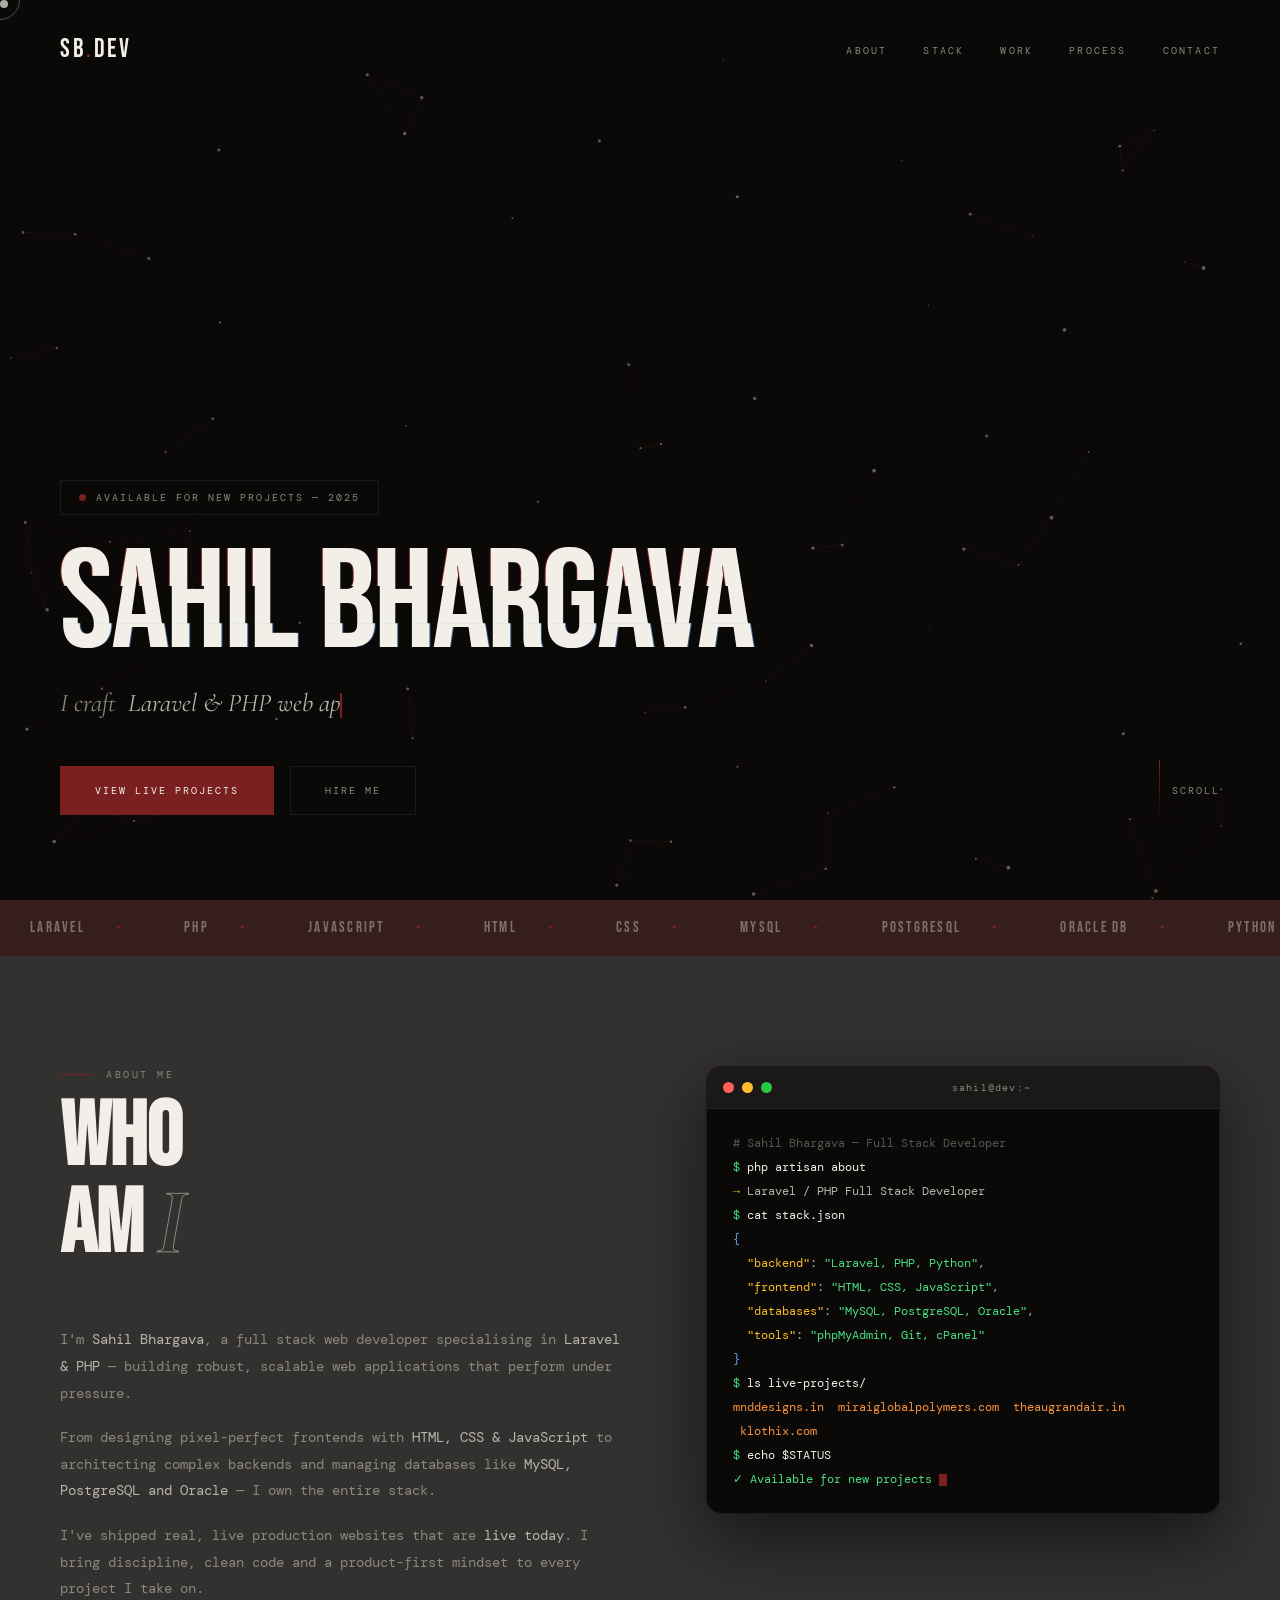
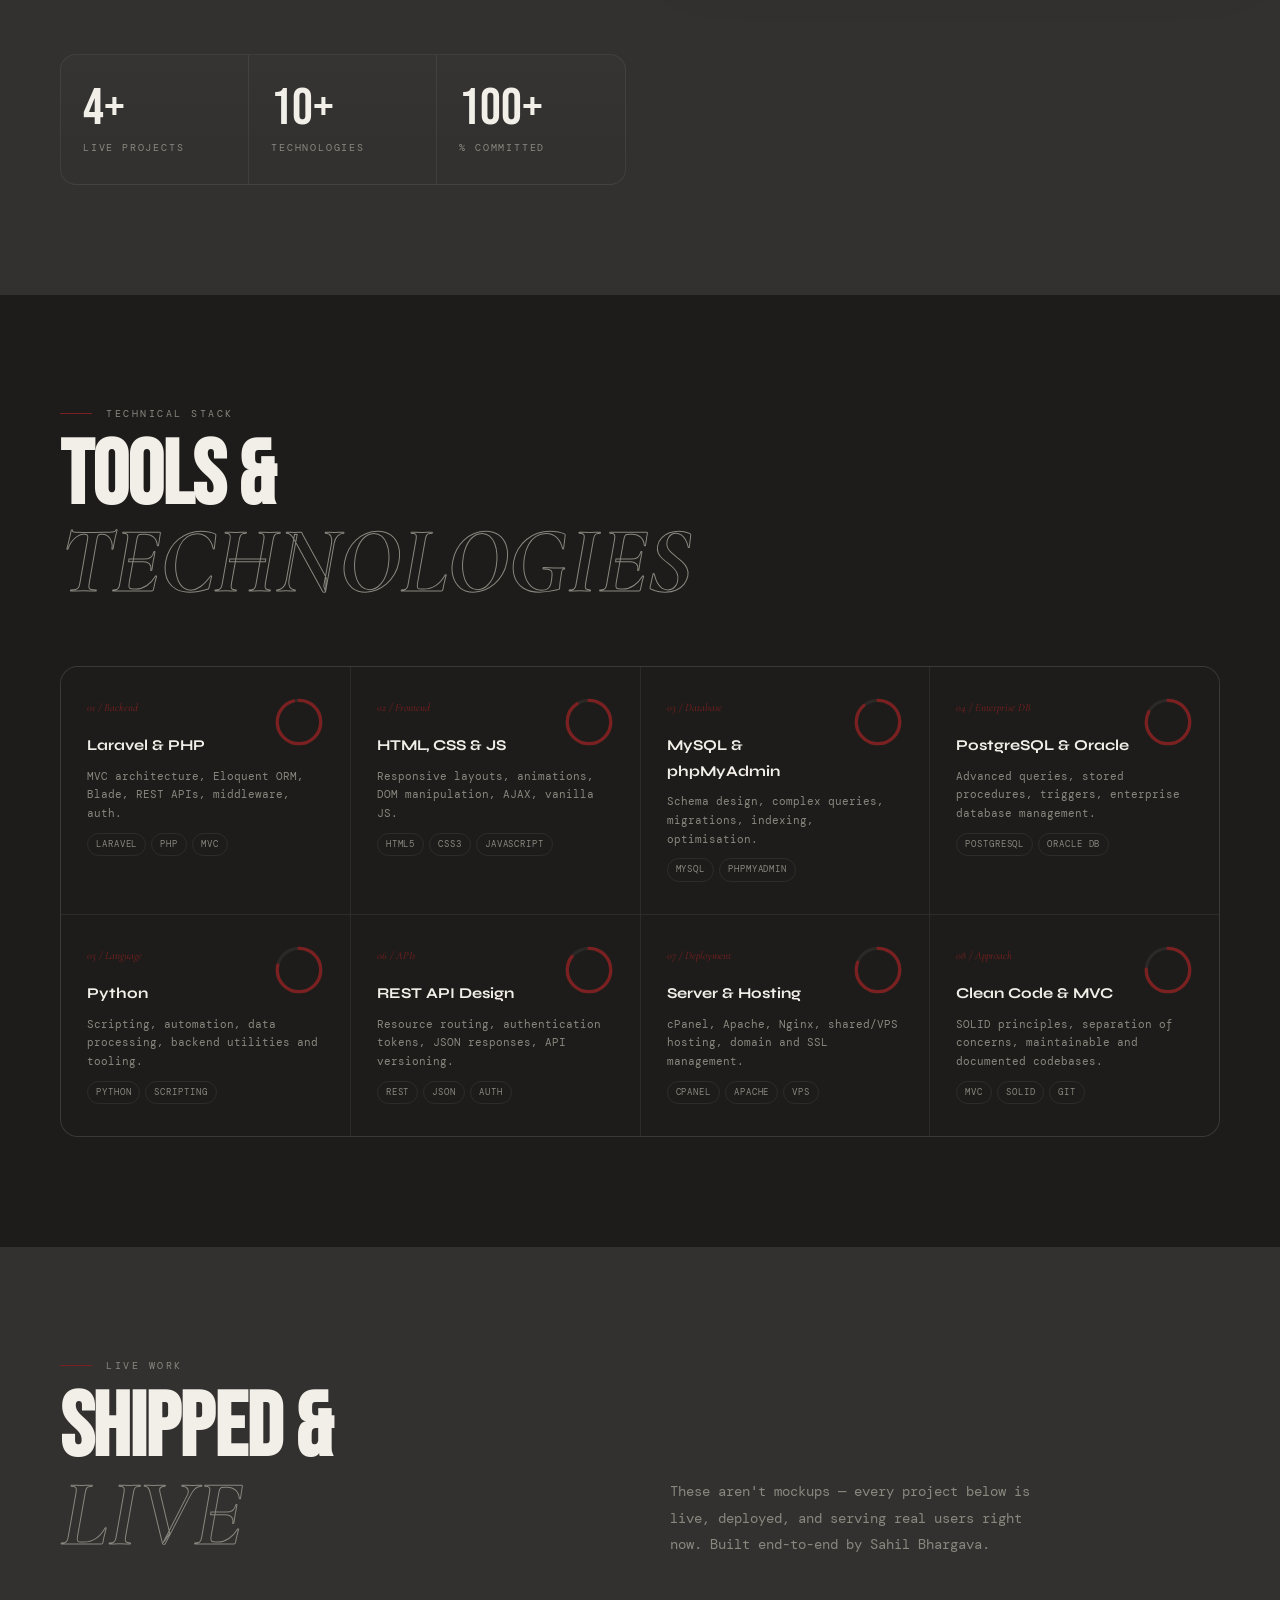
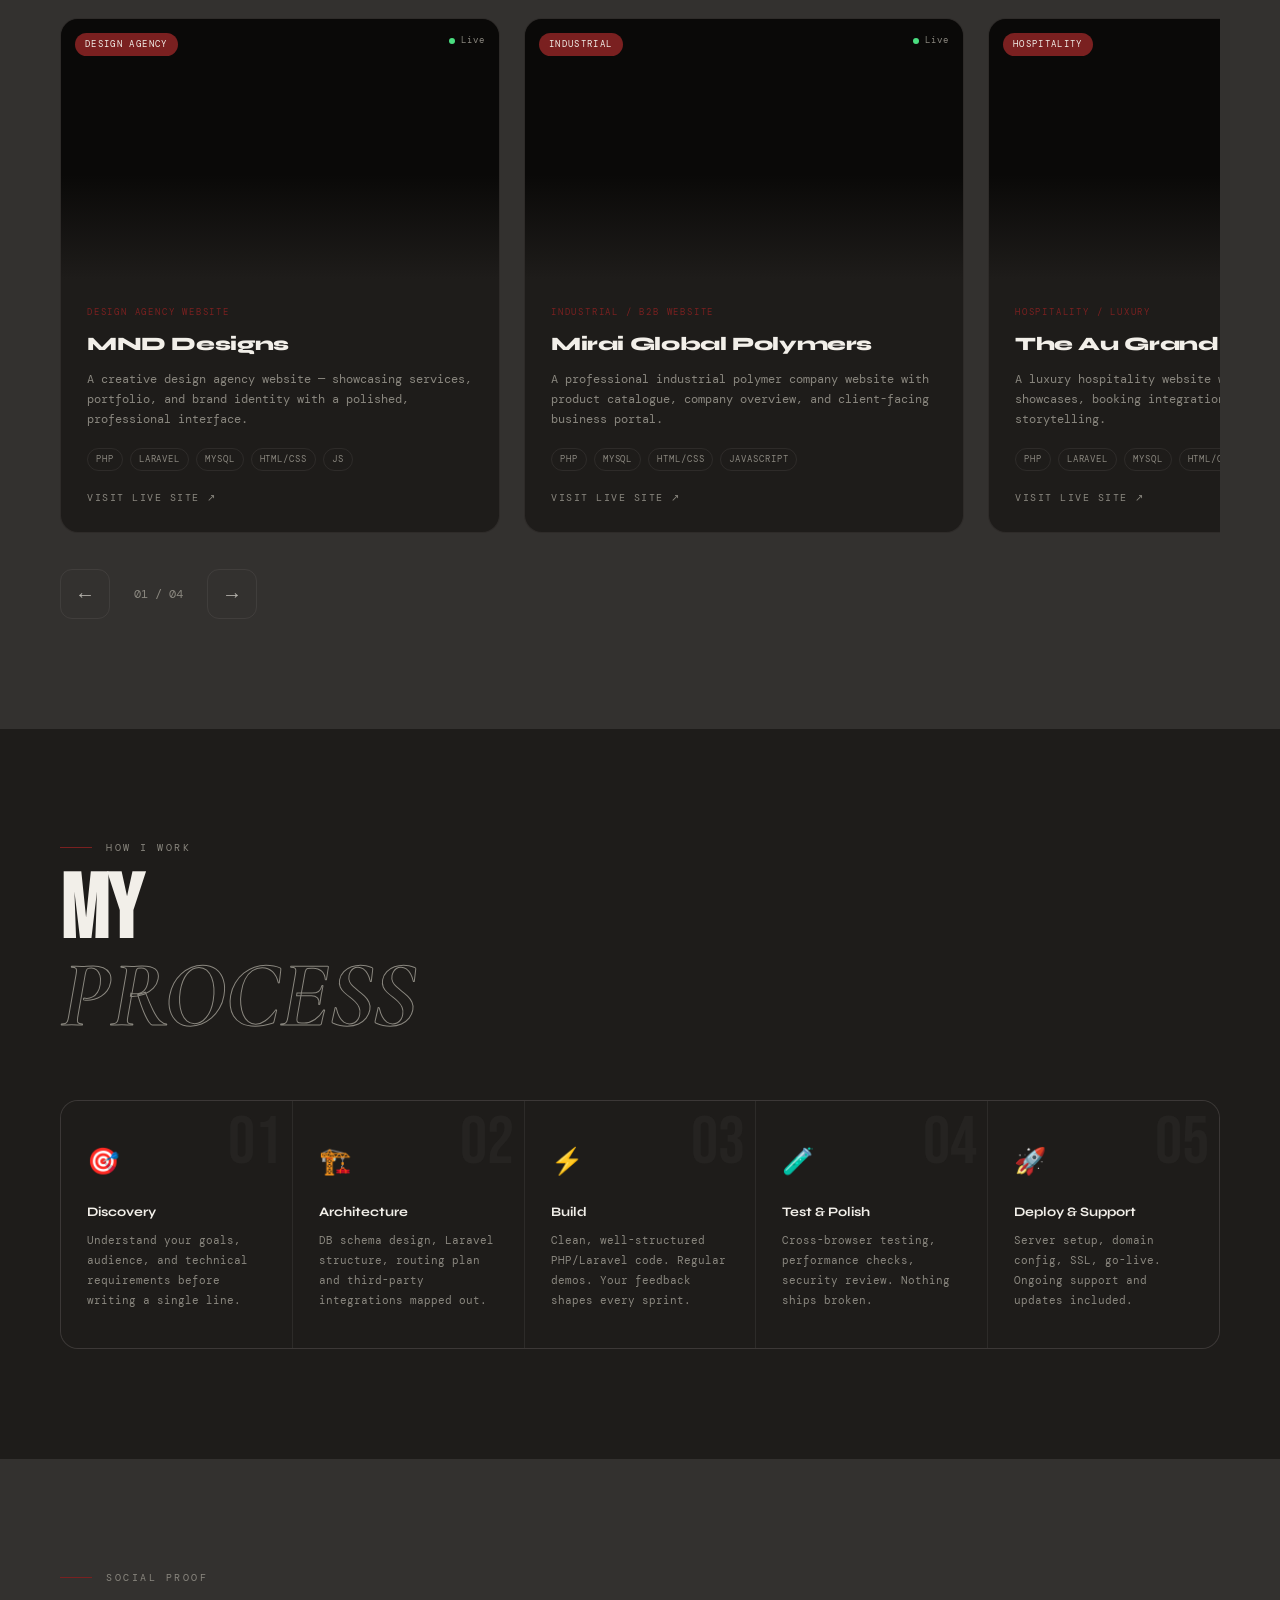
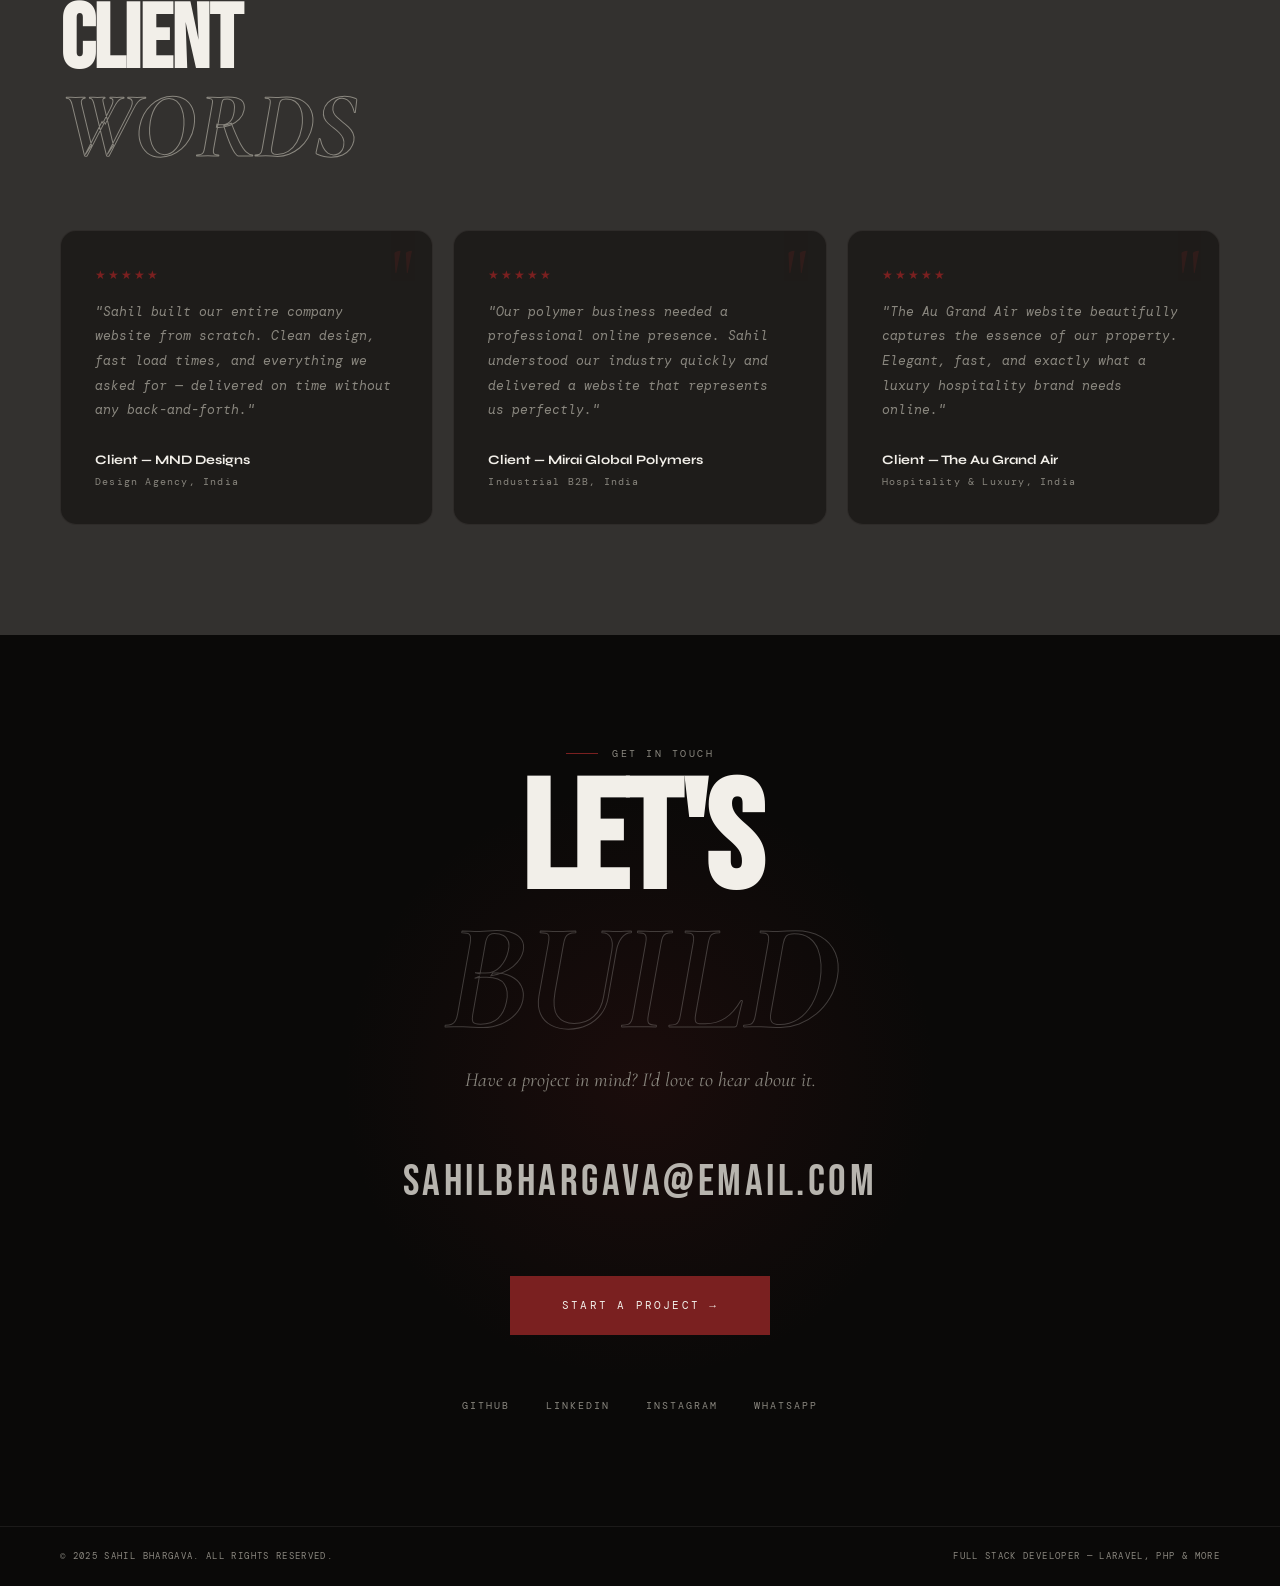
<file: portfolio.html>
<!DOCTYPE html>
<html lang="en">
<head>
<meta charset="UTF-8"/>
<meta name="viewport" content="width=device-width,initial-scale=1.0"/>
<title>Sahil Bhargava — Full Stack Developer</title>
<link rel="preconnect" href="https://fonts.googleapis.com">
<link href="https://fonts.googleapis.com/css2?family=Bebas+Neue&family=Cormorant+Garamond:ital,wght@0,300;0,600;1,300;1,600&family=DM+Mono:wght@300;400&family=Syne:wght@400;700;800&display=swap" rel="stylesheet">
<link rel="stylesheet" href="styles.css">
</head>
<body>

<div id="cur-dot"></div>
<div id="cur-ring"></div>

<!-- NAV -->
<nav id="nav">
  <a href="#hero" class="logo">SB<span>.</span>dev</a>
  <ul class="nav-menu">
    <li><a href="#about">About</a></li>
    <li><a href="#skills">Stack</a></li>
    <li><a href="#projects">Work</a></li>
    <li><a href="#process">Process</a></li>
    <li><a href="#contact">Contact</a></li>
  </ul>
</nav>

<!-- HERO -->
<section id="hero">
  <canvas id="particleCanvas"></canvas>
  <div class="hero-content">
    <div class="hero-badge"><span class="badge-dot"></span>Available for new projects — 2025</div>
    <span class="hero-name glitch" data-text="SAHIL BHARGAVA">SAHIL BHARGAVA</span>
    <p class="hero-sub">I craft &nbsp;<span id="typed-text"></span><span class="typed-cursor"></span></p>
    <div class="hero-bottom">
      <div class="hero-cta-group">
        <a href="#projects" class="btn-primary"><span>View Live Projects</span></a>
        <a href="#contact" class="btn-outline">Hire Me</a>
      </div>
      <div class="hero-scroll"><div class="scroll-line"></div>Scroll</div>
    </div>
  </div>
</section>

<!-- MARQUEE -->
<div class="marquee-wrap">
  <div class="marquee-track">
    <div class="marquee-item">Laravel</div><div class="marquee-item">PHP</div>
    <div class="marquee-item">JavaScript</div><div class="marquee-item">HTML</div>
    <div class="marquee-item">CSS</div><div class="marquee-item">MySQL</div>
    <div class="marquee-item">PostgreSQL</div><div class="marquee-item">Oracle DB</div>
    <div class="marquee-item">Python</div><div class="marquee-item">phpMyAdmin</div>
    <div class="marquee-item">REST APIs</div><div class="marquee-item">MVC</div>
    <div class="marquee-item">Laravel</div><div class="marquee-item">PHP</div>
    <div class="marquee-item">JavaScript</div><div class="marquee-item">HTML</div>
    <div class="marquee-item">CSS</div><div class="marquee-item">MySQL</div>
    <div class="marquee-item">PostgreSQL</div><div class="marquee-item">Oracle DB</div>
    <div class="marquee-item">Python</div><div class="marquee-item">phpMyAdmin</div>
    <div class="marquee-item">REST APIs</div><div class="marquee-item">MVC</div>
  </div>
</div>

<!-- ABOUT -->
<section id="about" class="sec">
  <div class="about-grid">
    <div>
      <div class="sec-label reveal">About Me</div>
      <h2 class="sec-title reveal delay-1">WHO<br>AM <em>I</em></h2>
      <div class="about-text-block">
        <p class="reveal delay-2">I'm <strong>Sahil Bhargava</strong>, a full stack web developer specialising in <strong>Laravel & PHP</strong> — building robust, scalable web applications that perform under pressure.</p>
        <p class="reveal delay-3">From designing pixel-perfect frontends with <strong>HTML, CSS & JavaScript</strong> to architecting complex backends and managing databases like <strong>MySQL, PostgreSQL and Oracle</strong> — I own the entire stack.</p>
        <p class="reveal delay-4">I've shipped real, live production websites that are <strong>live today</strong>. I bring discipline, clean code and a product-first mindset to every project I take on.</p>
      </div>
      <div class="stats-row reveal delay-5">
        <div class="stat-box">
          <div class="stat-n" data-target="4">0</div>
          <div class="stat-l">Live Projects</div>
        </div>
        <div class="stat-box">
          <div class="stat-n" data-target="10">0</div>
          <div class="stat-l">Technologies</div>
        </div>
        <div class="stat-box">
          <div class="stat-n" data-target="100">0</div>
          <div class="stat-l">% Committed</div>
        </div>
      </div>
    </div>
    <div class="reveal-right delay-2">
      <div class="terminal">
        <div class="term-bar">
          <div class="term-dot"></div><div class="term-dot"></div><div class="term-dot"></div>
          <span class="term-title">sahil@dev:~</span>
        </div>
        <div class="term-body" id="termBody"></div>
      </div>
    </div>
  </div>
</section>

<!-- SKILLS -->
<section id="skills" class="sec">
  <div class="sec-label reveal">Technical Stack</div>
  <h2 class="sec-title reveal delay-1">TOOLS &amp;<br><em>TECHNOLOGIES</em></h2>
  <div class="skills-grid reveal delay-2">

    <div class="skill-item">
      <div class="arc-wrap"><svg class="arc" viewBox="0 0 46 46"><circle class="arc-bg" cx="23" cy="23" r="20"/><circle class="arc-fg" cx="23" cy="23" r="20" data-pct="95"/></svg></div>
      <span class="skill-num">01 / Backend</span>
      <div class="skill-name">Laravel & PHP</div>
      <div style="font-size:11px;color:var(--ash2)">MVC architecture, Eloquent ORM, Blade, REST APIs, middleware, auth.</div>
      <div class="skill-tags"><span class="stag">Laravel</span><span class="stag">PHP</span><span class="stag">MVC</span></div>
    </div>

    <div class="skill-item">
      <div class="arc-wrap"><svg class="arc" viewBox="0 0 46 46"><circle class="arc-bg" cx="23" cy="23" r="20"/><circle class="arc-fg" cx="23" cy="23" r="20" data-pct="90"/></svg></div>
      <span class="skill-num">02 / Frontend</span>
      <div class="skill-name">HTML, CSS & JS</div>
      <div style="font-size:11px;color:var(--ash2)">Responsive layouts, animations, DOM manipulation, AJAX, vanilla JS.</div>
      <div class="skill-tags"><span class="stag">HTML5</span><span class="stag">CSS3</span><span class="stag">JavaScript</span></div>
    </div>

    <div class="skill-item">
      <div class="arc-wrap"><svg class="arc" viewBox="0 0 46 46"><circle class="arc-bg" cx="23" cy="23" r="20"/><circle class="arc-fg" cx="23" cy="23" r="20" data-pct="88"/></svg></div>
      <span class="skill-num">03 / Database</span>
      <div class="skill-name">MySQL & phpMyAdmin</div>
      <div style="font-size:11px;color:var(--ash2)">Schema design, complex queries, migrations, indexing, optimisation.</div>
      <div class="skill-tags"><span class="stag">MySQL</span><span class="stag">phpMyAdmin</span></div>
    </div>

    <div class="skill-item">
      <div class="arc-wrap"><svg class="arc" viewBox="0 0 46 46"><circle class="arc-bg" cx="23" cy="23" r="20"/><circle class="arc-fg" cx="23" cy="23" r="20" data-pct="82"/></svg></div>
      <span class="skill-num">04 / Enterprise DB</span>
      <div class="skill-name">PostgreSQL & Oracle</div>
      <div style="font-size:11px;color:var(--ash2)">Advanced queries, stored procedures, triggers, enterprise database management.</div>
      <div class="skill-tags"><span class="stag">PostgreSQL</span><span class="stag">Oracle DB</span></div>
    </div>

    <div class="skill-item">
      <div class="arc-wrap"><svg class="arc" viewBox="0 0 46 46"><circle class="arc-bg" cx="23" cy="23" r="20"/><circle class="arc-fg" cx="23" cy="23" r="20" data-pct="78"/></svg></div>
      <span class="skill-num">05 / Language</span>
      <div class="skill-name">Python</div>
      <div style="font-size:11px;color:var(--ash2)">Scripting, automation, data processing, backend utilities and tooling.</div>
      <div class="skill-tags"><span class="stag">Python</span><span class="stag">Scripting</span></div>
    </div>

    <div class="skill-item">
      <div class="arc-wrap"><svg class="arc" viewBox="0 0 46 46"><circle class="arc-bg" cx="23" cy="23" r="20"/><circle class="arc-fg" cx="23" cy="23" r="20" data-pct="85"/></svg></div>
      <span class="skill-num">06 / APIs</span>
      <div class="skill-name">REST API Design</div>
      <div style="font-size:11px;color:var(--ash2)">Resource routing, authentication tokens, JSON responses, API versioning.</div>
      <div class="skill-tags"><span class="stag">REST</span><span class="stag">JSON</span><span class="stag">Auth</span></div>
    </div>

    <div class="skill-item">
      <div class="arc-wrap"><svg class="arc" viewBox="0 0 46 46"><circle class="arc-bg" cx="23" cy="23" r="20"/><circle class="arc-fg" cx="23" cy="23" r="20" data-pct="80"/></svg></div>
      <span class="skill-num">07 / Deployment</span>
      <div class="skill-name">Server & Hosting</div>
      <div style="font-size:11px;color:var(--ash2)">cPanel, Apache, Nginx, shared/VPS hosting, domain and SSL management.</div>
      <div class="skill-tags"><span class="stag">cPanel</span><span class="stag">Apache</span><span class="stag">VPS</span></div>
    </div>

    <div class="skill-item">
      <div class="arc-wrap"><svg class="arc" viewBox="0 0 46 46"><circle class="arc-bg" cx="23" cy="23" r="20"/><circle class="arc-fg" cx="23" cy="23" r="20" data-pct="75"/></svg></div>
      <span class="skill-num">08 / Approach</span>
      <div class="skill-name">Clean Code & MVC</div>
      <div style="font-size:11px;color:var(--ash2)">SOLID principles, separation of concerns, maintainable and documented codebases.</div>
      <div class="skill-tags"><span class="stag">MVC</span><span class="stag">SOLID</span><span class="stag">Git</span></div>
    </div>

  </div>
</section>

<!-- LIVE PROJECTS -->
<section id="projects" class="sec">
  <div class="proj-intro">
    <div>
      <div class="sec-label reveal">Live Work</div>
      <h2 class="sec-title reveal delay-1" style="margin-bottom:0">SHIPPED &amp;<br><em>LIVE</em></h2>
    </div>
    <p class="proj-desc reveal-right delay-2">These aren't mockups — every project below is live, deployed, and serving real users right now. Built end-to-end by Sahil Bhargava.</p>
  </div>

  <div class="proj-track-wrap reveal">
    <div class="proj-track" id="projTrack">

      <!-- PROJECT 1: MND Designs -->
      <div class="proj-card">
        <div class="proj-preview">
          <iframe src="https://mnddesigns.in/" loading="lazy" title="MND Designs" scrolling="no"></iframe>
          <div class="proj-preview-overlay"></div>
          <span class="proj-preview-label">Design Agency</span>
          <span class="proj-preview-live"><span class="live-dot"></span>Live</span>
        </div>
        <div class="proj-body">
          <div class="proj-type">Design Agency Website</div>
          <div class="proj-name">MND Designs</div>
          <div class="proj-info">A creative design agency website — showcasing services, portfolio, and brand identity with a polished, professional interface.</div>
          <div class="proj-tech"><span class="ptag">PHP</span><span class="ptag">Laravel</span><span class="ptag">MySQL</span><span class="ptag">HTML/CSS</span><span class="ptag">JS</span></div>
          <a href="https://mnddesigns.in/" target="_blank" class="proj-link">Visit Live Site ↗</a>
        </div>
      </div>

      <!-- PROJECT 2: Mirai Global Polymers -->
      <div class="proj-card">
        <div class="proj-preview">
          <iframe src="https://miraiglobalpolymers.com/" loading="lazy" title="Mirai Global Polymers" scrolling="no"></iframe>
          <div class="proj-preview-overlay"></div>
          <span class="proj-preview-label">Industrial</span>
          <span class="proj-preview-live"><span class="live-dot"></span>Live</span>
        </div>
        <div class="proj-body">
          <div class="proj-type">Industrial / B2B Website</div>
          <div class="proj-name">Mirai Global Polymers</div>
          <div class="proj-info">A professional industrial polymer company website with product catalogue, company overview, and client-facing business portal.</div>
          <div class="proj-tech"><span class="ptag">PHP</span><span class="ptag">MySQL</span><span class="ptag">HTML/CSS</span><span class="ptag">JavaScript</span></div>
          <a href="https://miraiglobalpolymers.com/" target="_blank" class="proj-link">Visit Live Site ↗</a>
        </div>
      </div>

      <!-- PROJECT 3: The Au Grand Air -->
      <div class="proj-card">
        <div class="proj-preview">
          <iframe src="https://www.theaugrandair.in/" loading="lazy" title="The Au Grand Air" scrolling="no"></iframe>
          <div class="proj-preview-overlay"></div>
          <span class="proj-preview-label">Hospitality</span>
          <span class="proj-preview-live"><span class="live-dot"></span>Live</span>
        </div>
        <div class="proj-body">
          <div class="proj-type">Hospitality / Luxury</div>
          <div class="proj-name">The Au Grand Air</div>
          <div class="proj-info">A luxury hospitality website with elegant design, room showcases, booking integration, and immersive visual storytelling.</div>
          <div class="proj-tech"><span class="ptag">PHP</span><span class="ptag">Laravel</span><span class="ptag">MySQL</span><span class="ptag">HTML/CSS</span><span class="ptag">JS</span></div>
          <a href="https://www.theaugrandair.in/" target="_blank" class="proj-link">Visit Live Site ↗</a>
        </div>
      </div>

      <!-- PROJECT 4: Klothix -->
      <div class="proj-card">
        <div class="proj-preview">
          <iframe src="https://klothix.com/" loading="lazy" title="Klothix" scrolling="no"></iframe>
          <div class="proj-preview-overlay"></div>
          <span class="proj-preview-label">Fashion</span>
          <span class="proj-preview-live"><span class="live-dot"></span>Live</span>
        </div>
        <div class="proj-body">
          <div class="proj-type">Fashion / E-commerce Website</div>
          <div class="proj-name">Klothix</div>
          <div class="proj-info">A modern fashion website focused on product presentation, smooth browsing, and responsive user experience for online customers.</div>
          <div class="proj-tech"><span class="ptag">Laravel</span><span class="ptag">PHP</span><span class="ptag">HTML</span><span class="ptag">CSS</span><span class="ptag">JavaScript</span><span class="ptag">MySQL</span></div>
          <a href="https://klothix.com/" target="_blank" class="proj-link">Visit Live Site ↗</a>
        </div>
      </div>

    </div>
  </div>

  <div class="proj-controls reveal delay-2">
    <button class="proj-btn" id="prevBtn">&#8592;</button>
    <span class="proj-counter" id="projCounter">01 / 04</span>
    <button class="proj-btn" id="nextBtn">&#8594;</button>
  </div>
</section>

<!-- PROCESS -->
<section id="process" class="sec">
  <div class="sec-label reveal">How I Work</div>
  <h2 class="sec-title reveal delay-1">MY<br><em>PROCESS</em></h2>
  <div class="process-grid reveal delay-2">
    <div class="proc-card"><div class="proc-num">01</div><span class="proc-icon">🎯</span><div class="proc-title">Discovery</div><div class="proc-desc">Understand your goals, audience, and technical requirements before writing a single line.</div><div class="proc-bar"></div></div>
    <div class="proc-card"><div class="proc-num">02</div><span class="proc-icon">🏗️</span><div class="proc-title">Architecture</div><div class="proc-desc">DB schema design, Laravel structure, routing plan and third-party integrations mapped out.</div><div class="proc-bar"></div></div>
    <div class="proc-card"><div class="proc-num">03</div><span class="proc-icon">⚡</span><div class="proc-title">Build</div><div class="proc-desc">Clean, well-structured PHP/Laravel code. Regular demos. Your feedback shapes every sprint.</div><div class="proc-bar"></div></div>
    <div class="proc-card"><div class="proc-num">04</div><span class="proc-icon">🧪</span><div class="proc-title">Test & Polish</div><div class="proc-desc">Cross-browser testing, performance checks, security review. Nothing ships broken.</div><div class="proc-bar"></div></div>
    <div class="proc-card"><div class="proc-num">05</div><span class="proc-icon">🚀</span><div class="proc-title">Deploy & Support</div><div class="proc-desc">Server setup, domain config, SSL, go-live. Ongoing support and updates included.</div><div class="proc-bar"></div></div>
  </div>
</section>

<!-- TESTIMONIALS -->
<section id="testimonials" class="sec">
  <div class="sec-label reveal">Social Proof</div>
  <h2 class="sec-title reveal delay-1">CLIENT<br><em>WORDS</em></h2>
  <div class="testi-grid">
    <div class="testi-card reveal delay-1">
      <div class="quote-mark">"</div>
      <div class="testi-stars">★★★★★</div>
      <p class="testi-text">"Sahil built our entire company website from scratch. Clean design, fast load times, and everything we asked for — delivered on time without any back-and-forth."</p>
      <div class="testi-name">Client — MND Designs</div>
      <div class="testi-role">Design Agency, India</div>
    </div>
    <div class="testi-card reveal delay-2">
      <div class="quote-mark">"</div>
      <div class="testi-stars">★★★★★</div>
      <p class="testi-text">"Our polymer business needed a professional online presence. Sahil understood our industry quickly and delivered a website that represents us perfectly."</p>
      <div class="testi-name">Client — Mirai Global Polymers</div>
      <div class="testi-role">Industrial B2B, India</div>
    </div>
    <div class="testi-card reveal delay-3">
      <div class="quote-mark">"</div>
      <div class="testi-stars">★★★★★</div>
      <p class="testi-text">"The Au Grand Air website beautifully captures the essence of our property. Elegant, fast, and exactly what a luxury hospitality brand needs online."</p>
      <div class="testi-name">Client — The Au Grand Air</div>
      <div class="testi-role">Hospitality & Luxury, India</div>
    </div>
  </div>
</section>

<!-- CONTACT -->
<section id="contact">
  <div class="contact-glow"></div>
  <div class="sec-label reveal" style="justify-content:center">Get In Touch</div>
  <h2 class="contact-big reveal delay-1">LET'S<br><em>BUILD</em></h2>
  <p class="contact-sub reveal delay-2">Have a project in mind? I'd love to hear about it.</p>
  <a href="mailto:sahilbhargava@email.com" class="contact-email reveal delay-3">sahilbhargava@email.com</a>
  <div class="reveal delay-4">
    <a href="mailto:sahilbhargava@email.com" class="magnetic-btn" id="magBtn"><span>Start a Project →</span></a>
  </div>
  <ul class="socials reveal delay-5">
    <li><a href="#">GitHub</a></li>
    <li><a href="#">LinkedIn</a></li>
    <li><a href="#">Instagram</a></li>
    <li><a href="#">WhatsApp</a></li>
  </ul>
</section>

<footer>
  <span>© 2025 Sahil Bhargava. All Rights Reserved.</span>
  <span>Full Stack Developer — Laravel, PHP & More</span>
</footer>

<script src="script.js"></script>
</body>
</html>
</file>
<file: css/styles.css>
:root{
  --bg:#33312F;--bg2:#1e1c1a;--bg3:#0a0908;
  --ash:#B7B4AE;--ash2:#a29f97;
  --maroon:#371E1E;--red:#7a2020;
  --accent:#ec7d74; /* readable red for small text on dark backgrounds (WCAG AA) */
  --white:#F2EFE9;--border:rgba(183,180,174,0.12);
  --radius:18px;
}
*,*::before,*::after{box-sizing:border-box;margin:0;padding:0}
html{scroll-behavior:smooth;scroll-padding-top:80px}
body{background:var(--bg3);color:var(--ash);font-family:'DM Mono',monospace;font-size:13px;line-height:1.7;overflow-x:hidden;-webkit-font-smoothing:antialiased;-moz-osx-font-smoothing:grayscale}
img{max-width:100%;display:block}
[hidden]{display:none!important}
::selection{background:var(--red);color:var(--white)}

/* ACCESSIBILITY */
.sr-only{position:absolute;width:1px;height:1px;padding:0;margin:-1px;overflow:hidden;clip:rect(0,0,0,0);white-space:nowrap;border:0}
.skip-link{position:fixed;top:12px;left:12px;z-index:10000;background:var(--white);color:var(--bg3);padding:10px 16px;border-radius:8px;font-size:11px;letter-spacing:.12em;text-transform:uppercase;text-decoration:none;transform:translateY(-200%);transition:transform .2s}
.skip-link:focus{transform:none}
:focus-visible{outline:2px solid var(--accent);outline-offset:3px;border-radius:4px}

/* CURSOR — only enabled by JS on precise pointers without reduced motion */
#cur-dot,#cur-ring{display:none;position:fixed;top:0;left:0;pointer-events:none;border-radius:50%}
#cur-dot{width:8px;height:8px;margin:-4px 0 0 -4px;background:var(--ash);z-index:9999;mix-blend-mode:difference;transition:scale .2s,background .2s,opacity .3s}
#cur-ring{width:40px;height:40px;margin:-20px 0 0 -20px;border:1px solid rgba(183,180,174,.4);z-index:9998;transition:scale .4s,border-color .4s,opacity .3s}
html.has-cursor #cur-dot,html.has-cursor #cur-ring{display:block}
html.has-cursor,html.has-cursor *{cursor:none!important}
body.hovering #cur-dot{scale:3;background:var(--red)}
body.hovering #cur-ring{scale:1.75;border-color:rgba(122,32,32,.5)}

/* NAV */
nav{position:fixed;top:0;left:0;right:0;z-index:200;display:flex;justify-content:space-between;align-items:center;padding:28px 60px;transition:padding .4s,background .4s}
nav.stuck{padding:14px 60px;background:rgba(10,9,8,.9);backdrop-filter:blur(20px);-webkit-backdrop-filter:blur(20px);border-bottom:1px solid var(--border)}
.logo{font-family:'Bebas Neue',sans-serif;font-size:26px;letter-spacing:.1em;color:var(--white);text-decoration:none}
.logo span{color:var(--accent)}
.menu-toggle{display:none;width:44px;height:44px;border:1px solid var(--border);border-radius:12px;background:rgba(10,9,8,.75);align-items:center;justify-content:center;gap:5px;flex-direction:column;cursor:pointer;transition:border-color .3s,background .3s}
.menu-toggle span{display:block;width:18px;height:1px;background:var(--ash);transition:transform .3s,opacity .3s,background .3s}
.nav-menu{display:flex;align-items:center;gap:36px;list-style:none}
.nav-menu a{font-size:10px;letter-spacing:.22em;text-transform:uppercase;color:var(--ash2);text-decoration:none;transition:color .3s;position:relative;padding-bottom:3px}
.nav-menu a::after{content:'';position:absolute;bottom:0;left:0;width:0;height:1px;background:var(--accent);transition:width .4s}
.nav-menu a:hover,.nav-menu a.active{color:var(--white)}
.nav-menu a:hover::after,.nav-menu a.active::after{width:100%}
.nav-menu a.nav-cta{padding:9px 18px;border:1px solid rgba(236,125,116,.45);border-radius:999px;color:var(--white);transition:background .3s,border-color .3s}
.nav-menu a.nav-cta::after{display:none}
.nav-menu a.nav-cta:hover,.nav-menu a.nav-cta.active{background:var(--red);border-color:var(--red)}
body.menu-open .menu-toggle{border-color:rgba(122,32,32,.6);background:rgba(122,32,32,.18)}
body.menu-open .menu-toggle span:nth-child(1){transform:translateY(6px) rotate(45deg)}
body.menu-open .menu-toggle span:nth-child(2){opacity:0}
body.menu-open .menu-toggle span:nth-child(3){transform:translateY(-6px) rotate(-45deg)}

/* HERO */
#hero{position:relative;height:100vh;min-height:680px;display:flex;flex-direction:column;justify-content:flex-end;padding:0 60px 80px;overflow:hidden}
#particleCanvas{position:absolute;inset:0;z-index:0}
.hero-shell{position:relative;z-index:2;display:grid;grid-template-columns:minmax(0,1fr) 330px;align-items:end;gap:34px;width:100%;max-width:1400px;margin:0 auto;transform:translateY(-28px)}
.hero-content{position:relative;z-index:2;max-width:920px}
.hero-badge{display:inline-flex;align-items:center;gap:10px;border:1px solid var(--border);border-radius:999px;padding:8px 18px;margin-bottom:28px;width:fit-content;font-size:10px;letter-spacing:.2em;text-transform:uppercase;color:var(--ash2);opacity:0;animation:fadeUp .8s .4s forwards}
.badge-dot{width:7px;height:7px;border-radius:50%;background:#4ade80;animation:pulseLive 2s infinite}
.hero-name{font-family:'Bebas Neue',sans-serif;font-weight:400;font-size:clamp(44px,10vw,170px);line-height:.88;color:var(--white);letter-spacing:-.01em;opacity:0;animation:fadeUp .9s .6s forwards;display:block}
.hero-sub{font-family:'Cormorant Garamond',serif;font-size:clamp(16px,2vw,26px);font-style:italic;color:var(--ash2);margin-top:14px;margin-bottom:36px;opacity:0;animation:fadeUp .8s .9s forwards;min-height:34px}
#typed-text{color:var(--ash)}
.typed-cursor{display:inline-block;width:2px;height:1em;background:var(--accent);vertical-align:middle;animation:blink .7s infinite}
@keyframes blink{0%,100%{opacity:1}50%{opacity:0}}
.hero-bottom{display:flex;align-items:center;justify-content:space-between;opacity:0;animation:fadeUp .8s 1.1s forwards;flex-wrap:wrap;gap:24px}
.hero-cta-group{display:flex;gap:16px;align-items:center;flex-wrap:wrap}
.btn-primary{position:relative;overflow:hidden;background:var(--red);color:var(--white);padding:15px 34px;text-decoration:none;font-size:10px;letter-spacing:.2em;text-transform:uppercase;border:1px solid var(--red);transition:color .4s;display:inline-block}
.btn-primary::before{content:'';position:absolute;inset:0;background:var(--white);transform:translateX(-101%);transition:transform .4s cubic-bezier(.76,0,.24,1)}
.btn-primary:hover{color:var(--bg3)}.btn-primary:hover::before{transform:translateX(0)}
.btn-primary span{position:relative;z-index:1}
.btn-outline{padding:15px 34px;text-decoration:none;font-size:10px;letter-spacing:.2em;text-transform:uppercase;border:1px solid var(--border);color:var(--ash);transition:color .3s,border-color .3s;display:inline-block}
.btn-outline:hover{color:var(--white);border-color:var(--ash2)}
.hero-scroll{font-size:10px;letter-spacing:.2em;text-transform:uppercase;color:var(--ash2);display:flex;align-items:center;gap:12px}
.scroll-line{width:1px;height:60px;background:linear-gradient(to bottom,var(--accent),transparent);animation:scrollLine 2s ease infinite}
@keyframes scrollLine{0%{transform:scaleY(0);transform-origin:top}50%{transform:scaleY(1);transform-origin:top}51%{transform-origin:bottom}100%{transform:scaleY(0);transform-origin:bottom}}
.hero-side{display:flex;flex-direction:column;gap:14px;opacity:0;animation:fadeUp .8s 1.15s forwards}
.hero-side-card{background:linear-gradient(180deg,rgba(255,255,255,.03),rgba(255,255,255,.01));border:1px solid var(--border);border-radius:var(--radius);padding:18px 18px 16px;backdrop-filter:blur(8px);-webkit-backdrop-filter:blur(8px);box-shadow:0 20px 45px rgba(0,0,0,.28)}
.hero-side-main{padding:20px}
.hero-side-kicker{font-size:10px;letter-spacing:.18em;text-transform:uppercase;color:var(--accent);margin-bottom:10px}
.hero-side-title{font-family:'Syne',sans-serif;font-weight:700;font-size:19px;line-height:1.35;color:var(--white);margin-bottom:10px}
.hero-side-main p{color:var(--ash2);font-size:12px;line-height:1.8;margin-bottom:16px}
.hero-side-live{display:flex;align-items:center;gap:8px;margin-bottom:14px;border:1px solid rgba(122,32,32,.35);background:rgba(122,32,32,.1);border-radius:999px;padding:6px 10px;width:fit-content}
.hero-live-dot{width:7px;height:7px;border-radius:50%;background:#4ade80;animation:pulseLive 1.6s ease-in-out infinite}
.hero-live-text{font-size:10px;letter-spacing:.14em;text-transform:uppercase;color:var(--ash2)}
.hero-tech-rotator{font-family:'Syne',sans-serif;font-size:10px;letter-spacing:.08em;text-transform:uppercase;color:var(--white);padding:2px 8px;border-radius:999px;background:rgba(183,180,174,.1);min-width:96px;text-align:center;transition:opacity .25s ease,transform .25s ease}
.hero-tech-rotator.switching{opacity:0;transform:translateY(-4px)}
.hero-side-recent{border-top:1px solid var(--border);padding-top:14px}
.hero-side-recent-label{font-size:10px;letter-spacing:.16em;text-transform:uppercase;color:var(--ash2);margin-bottom:8px}
.hero-side-recent ul{list-style:none;display:flex;flex-direction:column;gap:7px}
.hero-side-recent li{display:flex;align-items:center;justify-content:space-between;gap:10px;font-size:12px;color:var(--ash)}
.hero-side-recent li::before{content:'';width:5px;height:5px;border-radius:50%;background:#4ade80;flex-shrink:0}
.hero-side-recent li span{flex:1}
.hero-side-recent em{font-style:normal;font-size:10px;letter-spacing:.08em;text-transform:uppercase;color:var(--ash2);border:1px solid var(--border);border-radius:999px;padding:1px 8px}
.hero-pitch{max-width:560px;font-size:14px;line-height:1.8;color:var(--ash2);margin:-14px 0 34px;opacity:0;animation:fadeUp .8s 1s forwards}
.hero-clients{display:flex;align-items:center;flex-wrap:wrap;gap:10px 18px;margin-top:40px;padding-top:22px;border-top:1px solid var(--border);opacity:0;animation:fadeUp .8s 1.3s forwards}
.hero-clients-label{font-size:10px;letter-spacing:.22em;text-transform:uppercase;color:var(--accent)}
.hero-clients ul{list-style:none;display:flex;flex-wrap:wrap;gap:8px 22px}
.hero-clients li{font-family:'Syne',sans-serif;font-weight:700;font-size:13px;color:rgba(242,239,233,.55);letter-spacing:.01em}
.hero-side-grid{display:grid;grid-template-columns:1fr 1fr;gap:14px}
.hero-side-stat{font-family:'Bebas Neue',sans-serif;font-size:44px;line-height:.9;color:var(--white);letter-spacing:.02em}
.hero-side-label{font-size:10px;letter-spacing:.16em;text-transform:uppercase;color:var(--ash2);margin-top:8px}
@keyframes pulseLive{0%,100%{box-shadow:0 0 0 0 rgba(74,222,128,.55)}50%{box-shadow:0 0 0 7px rgba(74,222,128,0)}}

/* MARQUEE */
.marquee-wrap{background:var(--maroon);padding:14px 0;overflow:hidden;border-top:1px solid rgba(122,32,32,.3);border-bottom:1px solid rgba(122,32,32,.3)}
.marquee-track{display:flex;animation:marquee 26s linear infinite;width:max-content}
.marquee-item{font-family:'Bebas Neue',sans-serif;font-size:15px;letter-spacing:.15em;color:rgba(183,180,174,.6);padding:0 30px;white-space:nowrap;display:flex;align-items:center;gap:30px}
.marquee-item::after{content:'✦';font-size:8px;color:var(--accent)}
@keyframes marquee{from{transform:translateX(0)}to{transform:translateX(-50%)}}

/* SECTIONS */
.sec{padding:110px 60px;position:relative}
.sec-label{font-size:10px;letter-spacing:.25em;text-transform:uppercase;color:var(--ash2);display:flex;align-items:center;gap:14px;margin-bottom:14px}
.sec-label::before{content:'';width:32px;height:1px;background:var(--accent)}
.sec-label--center{justify-content:center}
.sec-title{font-family:'Bebas Neue',sans-serif;font-size:clamp(48px,7vw,96px);color:var(--white);letter-spacing:-.01em;line-height:.92;margin-bottom:60px}
.sec-title em{font-family:'Cormorant Garamond',serif;font-style:italic;color:transparent;-webkit-text-stroke:1px var(--ash2);font-size:1.05em}

/* ABOUT */
#about{background:var(--bg)}
.about-grid{display:grid;grid-template-columns:1.1fr 1fr;gap:80px;align-items:start}
.about-text-block p{color:var(--ash2);line-height:1.9;margin-bottom:18px;font-size:14px}
.about-text-block p strong{color:var(--ash);font-weight:400}
.stats-row{display:flex;gap:0;margin-top:52px;border:1px solid var(--border);border-radius:16px;overflow:hidden;background:linear-gradient(180deg,rgba(255,255,255,.015),rgba(255,255,255,0))}
.stat-box{flex:1;padding:28px 22px;border-right:1px solid var(--border);position:relative;overflow:hidden;transition:background .35s ease}
.stat-box:last-child{border-right:none}
.stat-box::before{content:'';position:absolute;bottom:0;left:0;right:0;height:2px;background:linear-gradient(90deg,var(--accent),transparent);transform:scaleX(0);transform-origin:left;transition:transform .5s ease}
.stat-box:hover{background:rgba(255,255,255,.02)}
.stat-box:hover::before{transform:scaleX(1)}
.stat-n{font-family:'Bebas Neue',sans-serif;font-size:52px;color:var(--white);line-height:1}
.stat-l{font-size:10px;letter-spacing:.18em;text-transform:uppercase;color:var(--ash2);margin-top:4px}

/* TERMINAL */
.terminal{background:var(--bg3);border:1px solid var(--border);border-radius:16px;overflow:hidden;box-shadow:0 24px 70px rgba(0,0,0,.55),0 0 1px rgba(122,32,32,.35)}
.term-bar{background:#1a1917;padding:12px 16px;display:flex;align-items:center;gap:8px;border-bottom:1px solid var(--border)}
.term-dot{width:11px;height:11px;border-radius:50%}
.term-dot:nth-child(1){background:#ff5f57}.term-dot:nth-child(2){background:#febc2e}.term-dot:nth-child(3){background:#28c840}
.term-title{font-size:10px;letter-spacing:.12em;color:var(--ash2);margin-left:auto;margin-right:auto}
.term-body{padding:22px 26px;font-size:12px;line-height:2;min-height:300px;overflow-wrap:anywhere}
.term-line{opacity:0;transform:translateY(4px);transition:opacity .3s,transform .3s}
.term-line.show{opacity:1;transform:translateY(0)}
.term-caret{display:inline-block;width:8px;height:12px;background:var(--accent);vertical-align:middle;animation:blink .7s infinite}
.c-green{color:#4ade80}.c-red{color:#f87171}.c-yellow{color:#fbbf24}.c-blue{color:#60a5fa}.c-comment{color:var(--ash2);opacity:.75}.c-white{color:var(--white)}.c-orange{color:#fb923c}

/* SKILLS */
#skills{background:var(--bg2)}
.skills-grid{display:grid;grid-template-columns:repeat(4,1fr);gap:1px;background:var(--border);border:1px solid var(--border);border-radius:var(--radius);overflow:hidden}
.skill-item{background:var(--bg2);padding:32px 26px;position:relative;overflow:hidden;cursor:default;transition:background .35s}
.skill-item::after{content:'';position:absolute;inset:0;background:radial-gradient(circle at 50% 100%,rgba(122,32,32,.25),transparent 70%);opacity:0;transition:opacity .4s;pointer-events:none}
.skill-item:hover{background:var(--bg)}.skill-item:hover::after{opacity:1}
.skill-num{font-family:'Cormorant Garamond',serif;font-size:13px;font-style:italic;color:var(--accent);margin-bottom:16px;display:block}
.skill-name{font-family:'Syne',sans-serif;font-size:15px;font-weight:700;color:var(--white);margin-bottom:8px}
.skill-desc{font-size:11.5px;line-height:1.75;color:var(--ash2)}
.skill-tags{display:flex;flex-wrap:wrap;gap:5px;margin-top:12px}
.stag{font-size:10px;letter-spacing:.08em;text-transform:uppercase;border:1px solid var(--border);padding:3px 9px;color:var(--ash2);border-radius:999px}
.skill-item{display:flex;flex-direction:column}
.skill-proof{position:absolute;top:28px;right:22px;display:inline-flex;align-items:center;gap:6px;font-size:10px;letter-spacing:.1em;text-transform:uppercase;color:var(--white);background:rgba(122,32,32,.25);border:1px solid rgba(236,125,116,.3);border-radius:999px;padding:3px 10px}
.skill-proof::before{content:'';width:5px;height:5px;border-radius:50%;background:#4ade80}
.skill-shipped{margin-top:auto;padding-top:16px;font-size:10.5px;line-height:1.7;color:var(--ash2)}
.skill-tags{margin-bottom:0}
.skill-shipped b{display:block;font-weight:400;font-size:10px;letter-spacing:.14em;text-transform:uppercase;color:var(--accent);margin-bottom:2px}

/* LIVE PROJECTS */
#projects{background:var(--bg)}
.proj-intro{display:grid;grid-template-columns:1fr 1fr;gap:60px;align-items:end;margin-bottom:60px}
.proj-desc{color:var(--ash2);max-width:400px;line-height:1.9;font-size:14px;justify-self:end}
.proj-featured{display:grid;grid-template-columns:repeat(2,minmax(0,1fr));gap:24px}
.proj-subhead{display:flex;align-items:center;gap:18px;margin:72px 0 28px;font-family:'DM Mono',monospace;font-weight:400;font-size:10px;letter-spacing:.25em;text-transform:uppercase;color:var(--ash2)}
.proj-subhead::after{content:'';flex:1;height:1px;background:var(--border)}
.proj-grid{display:grid;grid-template-columns:repeat(4,minmax(0,1fr));gap:20px}

.proj-card{position:relative;display:flex;flex-direction:column;background:var(--bg2);border:1px solid var(--border);border-radius:var(--radius);overflow:hidden;transition:border-color .4s,box-shadow .4s}
.proj-card:hover{border-color:rgba(236,125,116,.35);box-shadow:0 24px 50px rgba(0,0,0,.45)}
.proj-preview{position:relative;display:block;aspect-ratio:16/10;overflow:hidden;background:var(--bg3);border-bottom:1px solid var(--border)}
.proj-preview img{width:100%;height:100%;object-fit:cover;object-position:top center;transition:transform .8s cubic-bezier(.25,.46,.45,.94)}
.proj-card:hover .proj-preview img{transform:scale(1.04)}
.proj-preview::after{content:'';position:absolute;inset:0;background:linear-gradient(180deg,transparent 60%,rgba(10,9,8,.3));pointer-events:none}
.proj-preview--placeholder{display:flex;align-items:center;justify-content:center;background:radial-gradient(circle at 30% 20%,rgba(122,32,32,.35),transparent 60%),var(--bg3)}
.proj-preview--placeholder span{font-family:'Bebas Neue',sans-serif;font-size:44px;letter-spacing:.06em;color:rgba(183,180,174,.3)}
.proj-badge{position:absolute;top:14px;left:14px;z-index:2;background:var(--red);color:var(--white);font-size:10px;letter-spacing:.15em;text-transform:uppercase;padding:5px 12px;border-radius:999px;box-shadow:0 6px 18px rgba(0,0,0,.35)}

.proj-body{display:flex;flex-direction:column;flex:1;padding:22px 22px 20px}
.proj-meta{display:flex;align-items:center;justify-content:space-between;gap:12px;margin-bottom:10px}
.proj-type{font-size:10px;letter-spacing:.16em;text-transform:uppercase;color:var(--accent)}
.proj-live{display:inline-flex;align-items:center;gap:6px;flex-shrink:0;font-size:10px;letter-spacing:.14em;text-transform:uppercase;color:var(--ash2)}
.live-dot{width:6px;height:6px;border-radius:50%;background:#4ade80;animation:pulseLive 2s infinite}
.proj-name{font-family:'Syne',sans-serif;font-size:19px;font-weight:700;line-height:1.25;color:var(--white);margin-bottom:8px;letter-spacing:-.02em}
.proj-info{color:var(--ash2);font-size:12px;line-height:1.75;margin-bottom:18px}
.proj-tech{display:flex;gap:6px;flex-wrap:wrap;list-style:none;margin-top:auto}
.proj-tech li{font-size:10px;letter-spacing:.08em;text-transform:uppercase;border:1px solid var(--border);padding:3px 9px;color:var(--ash2);border-radius:999px}
.proj-link{display:flex;align-items:center;justify-content:space-between;gap:12px;margin-top:18px;padding-top:16px;border-top:1px solid var(--border);font-size:11px;letter-spacing:.06em;color:var(--ash);text-decoration:none;transition:color .3s}
.proj-link-arrow{display:inline-flex;align-items:center;justify-content:center;flex-shrink:0;width:30px;height:30px;border:1px solid var(--border);border-radius:50%;font-size:13px;transition:background .3s,border-color .3s,transform .3s}
/* the whole card is clickable: the domain link stretches over the card */
.proj-link::after{content:'';position:absolute;inset:0;z-index:1;border-radius:inherit}
.proj-badge{pointer-events:none}
.proj-card:hover .proj-link{color:var(--white)}
.proj-card:hover .proj-link-arrow{background:var(--red);border-color:var(--red);transform:rotate(45deg)}
.proj-link:focus-visible{outline:none}
.proj-card:has(.proj-link:focus-visible){outline:2px solid var(--accent);outline-offset:3px}
/* featured case studies */
.proj-case{display:flex;flex-direction:column;gap:14px;margin-bottom:22px}
.proj-case dt{font-size:10px;letter-spacing:.18em;text-transform:uppercase;color:var(--ash);margin-bottom:3px}
.proj-case dd{font-size:13px;line-height:1.75;color:var(--ash2);max-width:62ch}
.proj-card--featured .proj-body{padding:28px 30px 26px}
.proj-card--featured .proj-name{font-size:26px}
.proj-card--featured .proj-info{font-size:13px;max-width:60ch}

/* PROCESS */
#process{background:var(--bg2)}
.process-grid{list-style:none;display:grid;grid-template-columns:repeat(5,1fr);gap:1px;background:var(--border);border:1px solid var(--border);border-radius:var(--radius);overflow:hidden}
.proc-card{background:var(--bg2);padding:38px 26px;position:relative;overflow:hidden;transition:background .4s}
.proc-card:hover{background:var(--bg)}
.proc-num{font-family:'Bebas Neue',sans-serif;font-size:68px;color:rgba(183,180,174,.06);line-height:1;position:absolute;top:8px;right:10px}
.proc-icon{display:flex;align-items:center;justify-content:center;width:44px;height:44px;margin-bottom:20px;border:1px solid var(--border);border-radius:12px;color:var(--accent);background:rgba(122,32,32,.08)}
.proc-icon svg{width:22px;height:22px;fill:none;stroke:currentColor;stroke-width:1.5;stroke-linecap:round;stroke-linejoin:round}
.proc-title{font-family:'Syne',sans-serif;font-size:14px;font-weight:700;color:var(--white);margin-bottom:8px}
.proc-desc{font-size:11.5px;color:var(--ash2);line-height:1.8}
.proc-bar{position:absolute;bottom:0;left:0;right:0;height:2px;background:linear-gradient(90deg,var(--accent),rgba(236,125,116,0));transform:scaleX(0);transform-origin:left;transition:transform .5s}
.proc-card:hover .proc-bar{transform:scaleX(1)}

/* TESTIMONIALS */
#testimonials{background:var(--bg)}
.testi-grid{display:grid;grid-template-columns:1.2fr 1fr;gap:20px}
.testi-card{display:flex;flex-direction:column;background:var(--bg2);border:1px solid var(--border);border-radius:16px;padding:32px;position:relative;overflow:hidden;transition:border-color .4s,box-shadow .3s}
.testi-card:hover{border-color:rgba(236,125,116,.3);box-shadow:0 16px 34px rgba(0,0,0,.35)}
.testi-card--featured{grid-row:span 3;padding:44px;justify-content:center}
.testi-card.testi-card--featured figcaption{margin-top:10px}
.quote-mark{font-family:'Cormorant Garamond',serif;font-size:96px;color:var(--accent);opacity:.25;line-height:.7;position:absolute;top:24px;right:22px}
.testi-stars{color:var(--accent);letter-spacing:2px;margin-bottom:14px;font-size:12px;width:fit-content}
.testi-text{color:var(--ash2);font-size:13px;line-height:1.9;margin-bottom:24px;font-style:italic}
.testi-text p+p{margin-top:14px}
.testi-card--featured .testi-text{font-family:'Cormorant Garamond',serif;font-size:22px;line-height:1.6;color:var(--ash)}
.testi-card figcaption{margin-top:auto;display:flex;flex-direction:column;gap:2px}
.testi-name{font-family:'Syne',sans-serif;font-weight:700;color:var(--white);font-size:13px}
.testi-role{font-size:10px;color:var(--ash2);letter-spacing:.12em}

/* CONTACT */
#contact{background:var(--bg3);text-align:center;padding:110px 60px;position:relative;overflow:hidden}
.contact-glow{position:absolute;top:50%;left:50%;transform:translate(-50%,-50%);width:600px;height:600px;border-radius:50%;background:radial-gradient(circle,rgba(122,32,32,.15) 0%,transparent 70%);pointer-events:none;animation:glowPulse 4s ease infinite}
@keyframes glowPulse{0%,100%{transform:translate(-50%,-50%) scale(1)}50%{transform:translate(-50%,-50%) scale(1.2)}}
.contact-big{font-family:'Bebas Neue',sans-serif;font-size:clamp(60px,12vw,180px);color:var(--white);letter-spacing:-.02em;line-height:.88;position:relative;z-index:2;margin-bottom:14px}
.contact-big em{font-family:'Cormorant Garamond',serif;font-style:italic;color:transparent;-webkit-text-stroke:1px rgba(183,180,174,.3)}
.contact-sub{font-family:'Cormorant Garamond',serif;font-size:20px;font-style:italic;color:var(--ash2);margin-bottom:48px;position:relative;z-index:2}
.contact-lines{display:flex;flex-direction:column;align-items:center;gap:6px;margin-bottom:56px;position:relative;z-index:2}
.contact-email{display:inline-block;font-family:'Bebas Neue',sans-serif;font-size:clamp(20px,3.5vw,44px);color:var(--ash);text-decoration:none;letter-spacing:.08em;transition:color .3s;overflow-wrap:anywhere}
.contact-phone{font-family:'Bebas Neue',sans-serif;font-size:clamp(18px,2.4vw,30px);letter-spacing:.14em;color:var(--ash2);text-decoration:none;transition:color .3s}
.contact-email:hover,.contact-phone:hover{color:var(--white)}
.magnetic-btn{position:relative;z-index:2;display:inline-block;background:var(--red);color:var(--white);padding:20px 52px;font-size:11px;letter-spacing:.2em;text-transform:uppercase;text-decoration:none;overflow:hidden;transition:color .4s}
.magnetic-btn::before{content:'';position:absolute;inset:0;background:var(--white);transform:translateX(-101%);transition:transform .5s cubic-bezier(.76,0,.24,1)}
.magnetic-btn:hover{color:var(--bg3)}.magnetic-btn:hover::before{transform:translateX(0)}
.magnetic-btn span{position:relative;z-index:1}
.contact-actions{display:flex;justify-content:center;align-items:center;flex-wrap:wrap;gap:16px;position:relative;z-index:2}
.btn-whatsapp{display:inline-flex;align-items:center;gap:10px;padding:19px 34px;border:1px solid rgba(74,222,128,.35);color:var(--white);font-size:11px;letter-spacing:.2em;text-transform:uppercase;text-decoration:none;transition:background .3s,border-color .3s,color .3s}
.btn-whatsapp svg{width:18px;height:18px;fill:#4ade80;transition:fill .3s}
.btn-whatsapp:hover{background:#1f9d55;border-color:#1f9d55}
.btn-whatsapp:hover svg{fill:var(--white)}

/* CONTACT OPTIONS DIALOG */
.contact-dialog{margin:auto;padding:0;width:min(440px,calc(100vw - 32px));border:1px solid var(--border);border-radius:var(--radius);background:var(--bg2);color:var(--ash);box-shadow:0 30px 80px rgba(0,0,0,.6)}
.contact-dialog::backdrop{background:rgba(10,9,8,.78);backdrop-filter:blur(6px);-webkit-backdrop-filter:blur(6px)}
.contact-dialog[open]{animation:fadeUp .35s ease}
.cd-inner{position:relative;padding:34px 30px 26px}
.cd-close{position:absolute;top:14px;right:14px;width:36px;height:36px;border-radius:10px;border:1px solid var(--border);background:transparent;color:var(--ash);font-size:20px;line-height:1;transition:border-color .3s,color .3s}
.cd-close:hover{border-color:var(--ash2);color:var(--white)}
.cd-kicker{font-size:10px;letter-spacing:.2em;text-transform:uppercase;color:var(--accent);margin-bottom:6px}
.cd-title{font-family:'Bebas Neue',sans-serif;font-weight:400;font-size:44px;line-height:1;color:var(--white)}
.cd-text{font-size:12px;line-height:1.8;color:var(--ash2);margin:10px 0 22px}
.cd-email{color:var(--white);overflow-wrap:anywhere}
.cd-actions{display:flex;flex-direction:column;gap:10px}
.cd-btn{display:flex;align-items:center;justify-content:space-between;gap:12px;width:100%;padding:15px 18px;border:1px solid var(--border);border-radius:12px;background:rgba(255,255,255,.02);color:var(--ash);font:inherit;font-size:11px;letter-spacing:.14em;text-transform:uppercase;text-decoration:none;text-align:left;transition:background .3s,border-color .3s,color .3s}
.cd-btn:hover{border-color:rgba(236,125,116,.45);background:rgba(122,32,32,.15);color:var(--white)}
.cd-btn--primary{background:var(--red);border-color:var(--red);color:var(--white)}
.cd-btn--primary:hover{background:#8f2727;border-color:#8f2727}
.cd-btn--wa:hover{background:#1f9d55;border-color:#1f9d55}
.cd-status{min-height:18px;margin-top:12px;font-size:11px;color:#4ade80;text-align:center}
/* the custom cursor sits below the dialog's top layer, so use the system cursor inside it */
html.has-cursor .contact-dialog,html.has-cursor .contact-dialog *{cursor:auto!important}
html.has-cursor .contact-dialog :is(a,button){cursor:pointer!important}
.socials{display:flex;justify-content:center;flex-wrap:wrap;gap:16px 36px;list-style:none;margin-top:52px;position:relative;z-index:2}
.socials a{font-size:10px;letter-spacing:.2em;text-transform:uppercase;color:var(--ash2);text-decoration:none;transition:color .3s}
.socials a:hover{color:var(--white)}

footer{background:var(--bg3);border-top:1px solid var(--border);padding:22px 60px;display:flex;justify-content:space-between;align-items:center;gap:16px;font-size:10px;letter-spacing:.15em;text-transform:uppercase;color:var(--ash2)}
.to-top{color:var(--ash2);text-decoration:none;transition:color .3s}
.to-top:hover{color:var(--white)}

/* ANIMATIONS */
@keyframes fadeUp{from{opacity:0;transform:translateY(36px)}to{opacity:1;transform:translateY(0)}}
.reveal{opacity:0;transform:translateY(50px);transition:opacity .9s ease,transform .9s ease}
.reveal.in{opacity:1;transform:translateY(0)}
.reveal-left{opacity:0;transform:translateX(-50px);transition:opacity .9s ease,transform .9s ease}
.reveal-left.in{opacity:1;transform:translateX(0)}
.reveal-right{opacity:0;transform:translateX(50px);transition:opacity .9s ease,transform .9s ease}
.reveal-right.in{opacity:1;transform:translateX(0)}
.delay-1{transition-delay:.1s}.delay-2{transition-delay:.2s}.delay-3{transition-delay:.3s}.delay-4{transition-delay:.4s}.delay-5{transition-delay:.5s}
/* after the reveal finishes (set by JS), hand transitions back to hover effects */
.reveal.settled,.reveal-left.settled,.reveal-right.settled{transition-delay:0s}
.proj-card.settled,.testi-card.settled{transition:border-color .4s,box-shadow .4s}
/* Without JS nothing would ever reveal — keep content visible */
html:not(.js) .reveal,html:not(.js) .reveal-left,html:not(.js) .reveal-right{opacity:1;transform:none}

/* GLITCH */
.glitch{position:relative;display:block}
.glitch::before,.glitch::after{content:attr(data-text);position:absolute;inset:0;color:var(--white);font-family:'Bebas Neue',sans-serif;font-size:inherit;line-height:inherit;letter-spacing:inherit}
.glitch::before{left:-2px;text-shadow:-1px 0 var(--red);clip-path:polygon(0 0,100% 0,100% 35%,0 35%);animation:glitch1 5s infinite linear}
.glitch::after{left:2px;text-shadow:1px 0 rgba(96,165,250,.5);clip-path:polygon(0 65%,100% 65%,100% 100%,0 100%);animation:glitch2 5s infinite linear}
@keyframes glitch1{0%,90%,100%{transform:translate(0)}92%{transform:translate(-3px,1px)}94%{transform:translate(2px,-1px)}97%{transform:translate(-2px,2px)}}
@keyframes glitch2{0%,88%,100%{transform:translate(0)}90%{transform:translate(3px,1px)}93%{transform:translate(-2px,-1px)}97%{transform:translate(-3px,-1px)}}

/* RESUME LINKS */
.nav-menu a.nav-resume{color:var(--accent)}
.nav-menu a.nav-resume:hover{color:var(--white)}
.hero-pitch strong{color:var(--ash);font-weight:400}

/* EXPERIENCE */
#experience{background:var(--bg3)}
.exp-list{list-style:none;display:flex;flex-direction:column;border-top:1px solid var(--border)}
.exp-item{display:grid;grid-template-columns:220px minmax(0,1fr);gap:40px;padding:40px 0;border-bottom:1px solid var(--border)}
.exp-when{display:flex;flex-direction:column;gap:6px;padding-top:4px}
.exp-dates{font-family:'Bebas Neue',sans-serif;font-size:24px;letter-spacing:.04em;color:var(--white);line-height:1}
.exp-mode{font-size:10px;letter-spacing:.16em;text-transform:uppercase;color:var(--ash2)}
.exp-role{font-family:'Syne',sans-serif;font-weight:700;font-size:22px;line-height:1.3;color:var(--white);letter-spacing:-.01em}
.exp-at{display:block;margin-top:4px;font-family:'DM Mono',monospace;font-weight:400;font-size:11px;letter-spacing:.16em;text-transform:uppercase;color:var(--accent)}
.exp-context{margin-top:12px;font-size:13px;line-height:1.8;color:var(--ash2)}
.exp-context strong,.exp-points strong{color:var(--ash);font-weight:400}
.exp-points{margin-top:16px;padding-left:18px;display:flex;flex-direction:column;gap:9px;max-width:78ch}
.exp-points li{font-size:13px;line-height:1.8;color:var(--ash2)}
.exp-points li::marker{color:var(--accent)}
.exp-metrics{display:grid;grid-template-columns:repeat(4,minmax(0,1fr));gap:1px;margin-top:18px;max-width:640px;background:var(--border);border:1px solid var(--border);border-radius:14px;overflow:hidden}
.exp-metrics div{background:var(--bg3);padding:14px 16px}
.exp-metrics b{display:block;font-family:'Bebas Neue',sans-serif;font-weight:400;font-size:32px;line-height:1;color:var(--white)}
.exp-metrics span{font-size:10px;letter-spacing:.08em;text-transform:uppercase;color:var(--ash2)}
.exp-tags{list-style:none;display:flex;flex-wrap:wrap;gap:6px;margin-top:18px}
.exp-tags li{font-size:10px;letter-spacing:.08em;text-transform:uppercase;border:1px solid var(--border);padding:3px 9px;color:var(--ash2);border-radius:999px}
.exp-link{display:inline-block;margin-top:18px;font-size:11px;letter-spacing:.14em;text-transform:uppercase;color:var(--accent);text-decoration:none}
.exp-link:hover{color:var(--white)}
.edu{display:grid;grid-template-columns:220px minmax(0,1fr) minmax(0,1fr);gap:20px 40px;margin-top:48px;align-items:start}
.edu-label{font-size:10px;letter-spacing:.25em;text-transform:uppercase;color:var(--ash2);padding-top:4px}
.edu-item{display:flex;flex-direction:column;gap:10px;padding:20px 22px;border:1px solid var(--border);border-radius:14px;background:var(--bg2)}
.edu-item strong{display:block;font-family:'Syne',sans-serif;font-weight:700;font-size:14px;line-height:1.4;color:var(--white)}
.edu-item span{font-size:12px;color:var(--ash2)}
.edu-item em{font-style:normal;font-size:10px;letter-spacing:.14em;text-transform:uppercase;color:var(--accent)}

/* NEBOSS — wide featured card with a phone illustration */
.proj-card--wide{grid-column:1 / -1;flex-direction:row}
.proj-card--wide .proj-preview{flex:0 0 42%;aspect-ratio:auto;min-height:440px;border-bottom:none;border-right:1px solid var(--border)}
.proj-preview--neboss{display:flex;align-items:center;justify-content:center;background:radial-gradient(circle at 70% 25%,rgba(122,32,32,.45),transparent 55%),radial-gradient(circle at 20% 90%,rgba(74,222,128,.08),transparent 50%),var(--bg3)}
.proj-preview--neboss::after{display:none}
.nb-phone{position:relative;width:216px;height:400px;border-radius:36px;border:6px solid #2b2826;background:#121110;box-shadow:0 30px 60px rgba(0,0,0,.55),inset 0 0 0 1px rgba(255,255,255,.04);transition:transform .8s cubic-bezier(.25,.46,.45,.94)}
.proj-card--wide:hover .nb-phone{transform:translateY(-6px) rotate(-1.5deg)}
.nb-notch{position:absolute;top:8px;left:50%;width:70px;height:18px;margin-left:-35px;border-radius:999px;background:#000}
.nb-screen{display:flex;flex-direction:column;gap:12px;height:100%;padding:42px 14px 16px}
.nb-head{display:flex;align-items:center;gap:10px}
.nb-avatar{display:flex;align-items:center;justify-content:center;width:34px;height:34px;border-radius:50%;background:var(--red);color:var(--white);font-family:'Syne',sans-serif;font-weight:700;font-size:11px}
.nb-head b{display:block;font-family:'Syne',sans-serif;font-weight:700;font-size:11px;color:var(--white)}
.nb-head small{font-size:9px;color:var(--ash2)}
.nb-wave{display:flex;align-items:center;gap:3px;height:44px;padding:0 10px;border-radius:12px;background:rgba(255,255,255,.04)}
.nb-wave i{flex:1;border-radius:2px;background:var(--accent);opacity:.8;animation:nbWave 1.4s ease-in-out infinite}
.nb-wave i:nth-child(odd){animation-delay:.2s}.nb-wave i:nth-child(3n){animation-delay:.45s}.nb-wave i:nth-child(4n){animation-delay:.7s}
@keyframes nbWave{0%,100%{height:8px}50%{height:28px}}
.nb-bubble{display:flex;flex-direction:column;gap:6px;padding:12px;border-radius:14px;max-width:82%}
.nb-bubble i{display:block;height:6px;border-radius:3px;background:rgba(242,239,233,.35)}
.nb-bubble i:last-child{width:60%}
.nb-bubble--me{align-self:flex-end;width:70%;background:rgba(122,32,32,.55);border-bottom-right-radius:4px}
.nb-bubble--ai{align-self:flex-start;width:82%;background:rgba(255,255,255,.07);border-bottom-left-radius:4px}
.nb-try{margin-top:auto;padding:10px;border-radius:12px;border:1px solid rgba(74,222,128,.35);font-size:9px;letter-spacing:.12em;text-transform:uppercase;text-align:center;color:#4ade80}
.nb-note{position:absolute;bottom:12px;right:14px;font-size:9px;letter-spacing:.14em;text-transform:uppercase;color:rgba(183,180,174,.45)}

/* RESPONSIVE */
@media(max-width:1200px){
  .proj-grid{grid-template-columns:repeat(2,minmax(0,1fr))}
  .nav-menu{gap:24px}
}

@media(max-width:900px){
  nav{padding:20px 24px}nav.stuck{padding:14px 24px}
  .menu-toggle{display:flex}
  .nav-menu{position:fixed;top:74px;left:24px;right:24px;display:flex;flex-direction:column;align-items:stretch;gap:0;background:rgba(10,9,8,.96);backdrop-filter:blur(16px);-webkit-backdrop-filter:blur(16px);border:1px solid var(--border);border-radius:16px;padding:12px 0;opacity:0;pointer-events:none;transform:translateY(-10px);transition:opacity .28s ease,transform .28s ease;z-index:210;max-height:calc(100dvh - 100px);overflow-y:auto}
  .nav-menu li{list-style:none}
  .nav-menu a{display:block;padding:14px 18px;font-size:10px;letter-spacing:.18em}
  .nav-menu a::after{display:none}
  .nav-menu a.nav-cta{margin:8px 18px 6px;padding:12px 18px;text-align:center}
  body.menu-open .nav-menu{opacity:1;pointer-events:auto;transform:translateY(0)}
  body.menu-open{overflow:hidden}
  .sec{padding:80px 24px}
  #hero{padding:100px 24px 60px;height:auto;min-height:100vh;min-height:100dvh;overflow:visible}
  .hero-shell{grid-template-columns:1fr;transform:none}
  .hero-side{display:flex;gap:12px;margin-top:18px}
  .hero-side-card{padding:14px 14px 12px}
  .hero-side-main{padding:16px}
  .hero-side-title{font-size:16px}
  .hero-side-main p{font-size:11px;line-height:1.7}
  .hero-side-grid{gap:10px}
  .hero-side-stat{font-size:36px}
  .about-grid{grid-template-columns:1fr;gap:48px}
  .skills-grid{grid-template-columns:repeat(2,1fr)}
  .proj-intro{grid-template-columns:1fr;gap:20px}
  .proj-desc{justify-self:start}
  .proj-featured{grid-template-columns:1fr}
  .proj-card--featured .proj-name{font-size:22px}
  .proj-card--wide{flex-direction:column}
  .proj-card--wide .proj-preview{flex:none;min-height:380px;border-right:none;border-bottom:1px solid var(--border)}
  .exp-item{grid-template-columns:1fr;gap:14px;padding:32px 0}
  .exp-when{flex-direction:row;align-items:baseline;gap:14px;flex-wrap:wrap}
  .exp-metrics{grid-template-columns:repeat(2,minmax(0,1fr))}
  .edu{grid-template-columns:1fr;gap:14px}
  .process-grid{grid-template-columns:1fr 1fr}
  .testi-grid{grid-template-columns:1fr}
  .testi-card--featured{grid-row:auto;padding:32px}
  .testi-card--featured .testi-text{font-size:17px}
  #contact{padding:90px 24px}
  footer{flex-direction:column;gap:8px;padding:20px 24px;text-align:center}
  .stats-row{flex-direction:column}.stat-box{border-right:none;border-bottom:1px solid var(--border)}
  .stat-box:last-child{border-bottom:none}
}

/* Small mobile devices */
@media(max-width:640px){
  .proj-grid{grid-template-columns:1fr}
  .skills-grid{grid-template-columns:1fr}
  .process-grid{grid-template-columns:1fr}
  .proj-card--featured .proj-body{padding:22px 22px 20px}
  .hero-name{font-size:clamp(46px,13.5vw,64px)}
  .hero-scroll{display:none}
  .hero-clients{margin-top:28px}
  .btn-primary,.btn-outline{padding:14px 24px}
  .magnetic-btn{padding:18px 36px}
}

/* Respect users who prefer less motion */
@media (prefers-reduced-motion: reduce){
  html{scroll-behavior:auto}
  *,*::before,*::after{animation-duration:.01ms!important;animation-iteration-count:1!important;transition-duration:.01ms!important;transition-delay:0s!important}
  .reveal,.reveal-left,.reveal-right{opacity:1;transform:none}
  .marquee-track{animation:none}
}
</file>
<file: styles.css>
:root{
  --bg:#33312F;--bg2:#1e1c1a;--bg3:#0a0908;
  --ash:#B7B4AE;--ash2:#8a877f;
  --maroon:#371E1E;--red:#7a2020;
  --white:#F2EFE9;--border:rgba(183,180,174,0.1);
}
*,*::before,*::after{box-sizing:border-box;margin:0;padding:0}
html{scroll-behavior:smooth}
body{background:var(--bg3);color:var(--ash);font-family:'DM Mono',monospace;font-size:13px;line-height:1.7;overflow-x:hidden;cursor:none}

/* CURSOR */
#cur-dot{position:fixed;width:8px;height:8px;border-radius:50%;background:var(--ash);pointer-events:none;z-index:9999;transition:transform .2s,background .2s;mix-blend-mode:difference}
#cur-ring{position:fixed;width:40px;height:40px;border-radius:50%;border:1px solid rgba(183,180,174,.4);pointer-events:none;z-index:9998;transition:width .4s,height .4s,border-color .4s}
body.hovering #cur-dot{transform:scale(3);background:var(--red)}
body.hovering #cur-ring{width:70px;height:70px;border-color:rgba(122,32,32,.5)}

/* NAV */
nav{position:fixed;top:0;left:0;right:0;z-index:200;display:flex;justify-content:space-between;align-items:center;padding:28px 60px;transition:padding .4s,background .4s}
nav.stuck{padding:14px 60px;background:rgba(10,9,8,.9);backdrop-filter:blur(20px);border-bottom:1px solid var(--border)}
.logo{font-family:'Bebas Neue',sans-serif;font-size:26px;letter-spacing:.1em;color:var(--white);text-decoration:none}
.logo span{color:var(--red)}
.menu-toggle{display:none;width:44px;height:44px;border:1px solid var(--border);border-radius:12px;background:rgba(10,9,8,.75);align-items:center;justify-content:center;gap:5px;flex-direction:column;cursor:none;transition:border-color .3s,background .3s}
.menu-toggle span{display:block;width:18px;height:1px;background:var(--ash);transition:transform .3s,opacity .3s,background .3s}
.nav-menu{display:flex;gap:36px;list-style:none}
.nav-menu a{font-size:10px;letter-spacing:.22em;text-transform:uppercase;color:var(--ash2);text-decoration:none;transition:color .3s;position:relative;padding-bottom:3px}
.nav-menu a::after{content:'';position:absolute;bottom:0;left:0;width:0;height:1px;background:var(--red);transition:width .4s}
.nav-menu a:hover{color:var(--ash)}
.nav-menu a:hover::after{width:100%}
body.menu-open .menu-toggle{border-color:rgba(122,32,32,.6);background:rgba(122,32,32,.18)}
body.menu-open .menu-toggle span:nth-child(1){transform:translateY(6px) rotate(45deg)}
body.menu-open .menu-toggle span:nth-child(2){opacity:0}
body.menu-open .menu-toggle span:nth-child(3){transform:translateY(-6px) rotate(-45deg)}

/* HERO */
#hero{position:relative;height:100vh;display:flex;flex-direction:column;justify-content:flex-end;padding:0 60px 80px;overflow:hidden}
#particleCanvas{position:absolute;inset:0;z-index:0}
.hero-content{position:relative;z-index:2}
.hero-badge{display:inline-flex;align-items:center;gap:10px;border:1px solid var(--border);padding:8px 18px;margin-bottom:28px;width:fit-content;font-size:10px;letter-spacing:.2em;text-transform:uppercase;color:var(--ash2);opacity:0;animation:fadeUp .8s .4s forwards}
.badge-dot{width:7px;height:7px;border-radius:50%;background:var(--red);animation:pulse 2s infinite}
@keyframes pulse{0%,100%{box-shadow:0 0 0 0 rgba(122,32,32,.6)}50%{box-shadow:0 0 0 8px rgba(122,32,32,0)}}
.hero-name{font-family:'Bebas Neue',sans-serif;font-size:clamp(60px,11vw,170px);line-height:.88;color:var(--white);letter-spacing:-.01em;opacity:0;animation:fadeUp .9s .6s forwards;display:block}
.hero-name .ghost{-webkit-text-stroke:1px rgba(183,180,174,.2);color:transparent;display:block}
.hero-sub{font-family:'Cormorant Garamond',serif;font-size:clamp(16px,2vw,26px);font-style:italic;color:var(--ash2);margin-top:14px;margin-bottom:36px;opacity:0;animation:fadeUp .8s .9s forwards;min-height:34px}
#typed-text{color:var(--ash)}
.typed-cursor{display:inline-block;width:2px;height:1em;background:var(--red);vertical-align:middle;animation:blink .7s infinite}
@keyframes blink{0%,100%{opacity:1}50%{opacity:0}}
.hero-bottom{display:flex;align-items:center;justify-content:space-between;opacity:0;animation:fadeUp .8s 1.1s forwards;flex-wrap:wrap;gap:24px}
.hero-cta-group{display:flex;gap:16px;align-items:center}
.btn-primary{position:relative;overflow:hidden;background:var(--red);color:var(--white);padding:15px 34px;text-decoration:none;font-size:10px;letter-spacing:.2em;text-transform:uppercase;border:1px solid var(--red);transition:color .4s;display:inline-block}
.btn-primary::before{content:'';position:absolute;inset:0;background:var(--white);transform:translateX(-101%);transition:transform .4s cubic-bezier(.76,0,.24,1)}
.btn-primary:hover{color:var(--bg3)}.btn-primary:hover::before{transform:translateX(0)}
.btn-primary span{position:relative;z-index:1}
.btn-outline{padding:15px 34px;text-decoration:none;font-size:10px;letter-spacing:.2em;text-transform:uppercase;border:1px solid var(--border);color:var(--ash2);transition:color .3s,border-color .3s;display:inline-block}
.btn-outline:hover{color:var(--ash);border-color:var(--ash2)}
.hero-scroll{font-size:10px;letter-spacing:.2em;text-transform:uppercase;color:var(--ash2);display:flex;align-items:center;gap:12px}
.scroll-line{width:1px;height:60px;background:linear-gradient(to bottom,var(--red),transparent);animation:scrollLine 2s ease infinite}
@keyframes scrollLine{0%{transform:scaleY(0);transform-origin:top}50%{transform:scaleY(1);transform-origin:top}51%{transform-origin:bottom}100%{transform:scaleY(0);transform-origin:bottom}}

/* MARQUEE */
.marquee-wrap{background:var(--maroon);padding:14px 0;overflow:hidden;border-top:1px solid rgba(122,32,32,.3);border-bottom:1px solid rgba(122,32,32,.3)}
.marquee-track{display:flex;animation:marquee 22s linear infinite;width:max-content}
.marquee-item{font-family:'Bebas Neue',sans-serif;font-size:15px;letter-spacing:.15em;color:rgba(183,180,174,.55);padding:0 30px;white-space:nowrap;display:flex;align-items:center;gap:30px}
.marquee-item::after{content:'✦';font-size:8px;color:var(--red)}
@keyframes marquee{from{transform:translateX(0)}to{transform:translateX(-50%)}}

/* SECTIONS */
.sec{padding:110px 60px;position:relative}
.sec-label{font-size:10px;letter-spacing:.25em;text-transform:uppercase;color:var(--ash2);display:flex;align-items:center;gap:14px;margin-bottom:14px}
.sec-label::before{content:'';width:32px;height:1px;background:var(--red)}
.sec-title{font-family:'Bebas Neue',sans-serif;font-size:clamp(48px,7vw,96px);color:var(--white);letter-spacing:-.01em;line-height:.92;margin-bottom:60px}
.sec-title em{font-family:'Cormorant Garamond',serif;font-style:italic;color:transparent;-webkit-text-stroke:1px var(--ash2);font-size:1.05em}

/* ABOUT */
#about{background:var(--bg)}
.about-grid{display:grid;grid-template-columns:1.1fr 1fr;gap:80px;align-items:start}
.about-text-block p{color:var(--ash2);line-height:1.9;margin-bottom:18px;font-size:14px}
.about-text-block p strong{color:var(--ash);font-weight:400}
.stats-row{display:flex;gap:0;margin-top:52px;border:1px solid var(--border);border-radius:16px;overflow:hidden;background:linear-gradient(180deg,rgba(255,255,255,.015),rgba(255,255,255,0))}
.stat-box{flex:1;padding:28px 22px;border-right:1px solid var(--border);position:relative;overflow:hidden;transition:background .35s ease}
.stat-box:last-child{border-right:none}
.stat-box::before{content:'';position:absolute;bottom:0;left:0;right:0;height:2px;background:linear-gradient(90deg,var(--red),transparent);transform:scaleX(0);transform-origin:left;transition:transform .5s ease}
.stat-box:hover{background:rgba(255,255,255,.02)}
.stat-box:hover::before{transform:scaleX(1)}
.stat-n{font-family:'Bebas Neue',sans-serif;font-size:52px;color:var(--white);line-height:1}
.stat-l{font-size:10px;letter-spacing:.18em;text-transform:uppercase;color:var(--ash2);margin-top:4px}

/* TERMINAL */
.terminal{background:var(--bg3);border:1px solid var(--border);border-radius:16px;overflow:hidden;box-shadow:0 24px 70px rgba(0,0,0,.55),0 0 1px rgba(122,32,32,.35)}
.term-bar{background:#1a1917;padding:12px 16px;display:flex;align-items:center;gap:8px;border-bottom:1px solid var(--border)}
.term-dot{width:11px;height:11px;border-radius:50%}
.term-dot:nth-child(1){background:#ff5f57}.term-dot:nth-child(2){background:#febc2e}.term-dot:nth-child(3){background:#28c840}
.term-title{font-size:10px;letter-spacing:.12em;color:var(--ash2);margin-left:auto;margin-right:auto}
.term-body{padding:22px 26px;font-size:12px;line-height:2;min-height:300px}
.term-line{opacity:0;transform:translateY(4px);transition:opacity .3s,transform .3s}
.term-line.show{opacity:1;transform:translateY(0)}
.c-green{color:#4ade80}.c-red{color:#f87171}.c-yellow{color:#fbbf24}.c-blue{color:#60a5fa}.c-comment{color:var(--ash2);opacity:.6}.c-white{color:var(--white)}.c-orange{color:#fb923c}

/* SKILLS */
#skills{background:var(--bg2)}
.skills-grid{display:grid;grid-template-columns:repeat(4,1fr);gap:1px;background:var(--border);border:1px solid var(--border);border-radius:18px;overflow:hidden}
.skill-item{background:var(--bg2);padding:32px 26px;position:relative;overflow:hidden;cursor:default;transition:background .35s,transform .35s}
.skill-item::after{content:'';position:absolute;inset:0;background:radial-gradient(circle at 50% 100%,rgba(122,32,32,.25),transparent 70%);opacity:0;transition:opacity .4s}
.skill-item:hover{background:var(--bg);transform:translateY(-2px)}.skill-item:hover::after{opacity:1}
.skill-num{font-family:'Cormorant Garamond',serif;font-size:11px;font-style:italic;color:var(--red);margin-bottom:16px;display:block}
.skill-name{font-family:'Syne',sans-serif;font-size:15px;font-weight:700;color:var(--white);margin-bottom:8px}
.skill-tags{display:flex;flex-wrap:wrap;gap:5px;margin-top:10px}
.stag{font-size:9px;letter-spacing:.1em;text-transform:uppercase;border:1px solid var(--border);padding:3px 8px;color:var(--ash2);border-radius:999px}
.arc-wrap{float:right;margin-top:-2px}
svg.arc{width:50px;height:50px;transform:rotate(-90deg)}
.arc-bg{fill:none;stroke:rgba(183,180,174,.08);stroke-width:3}
.arc-fg{fill:none;stroke:var(--red);stroke-width:3;stroke-linecap:round;stroke-dasharray:126;stroke-dashoffset:126;transition:stroke-dashoffset 1.2s cubic-bezier(.4,0,.2,1)}

/* LIVE PROJECTS */
#projects{background:var(--bg)}
.proj-intro{display:grid;grid-template-columns:1fr 1fr;gap:60px;align-items:end;margin-bottom:60px}
.proj-desc{color:var(--ash2);max-width:380px;line-height:1.9;font-size:14px}
.proj-track-wrap{overflow:hidden}
.proj-track{display:flex;gap:24px;width:max-content;transition:transform .6s cubic-bezier(.25,.46,.45,.94)}

.proj-card{width:440px;flex-shrink:0;background:var(--bg2);border:1px solid var(--border);border-radius:18px;overflow:hidden;transition:border-color .4s,box-shadow .4s,transform .4s;cursor:none;transform-style:preserve-3d;transform:perspective(1000px)}
.proj-card:hover{border-color:rgba(122,32,32,.5);box-shadow:0 22px 45px rgba(0,0,0,.45);transform:perspective(1000px) translateY(-4px)}

/* Live preview iframe wrapper */
.proj-preview{height:260px;position:relative;overflow:hidden;background:var(--bg3)}
.proj-preview iframe{width:200%;height:200%;transform:scale(.5);transform-origin:top left;pointer-events:none;border:none}
.proj-preview-overlay{position:absolute;inset:0;background:linear-gradient(to bottom,transparent 60%,var(--bg2) 100%);z-index:2}
.proj-preview-label{position:absolute;top:14px;left:14px;z-index:3;background:var(--red);color:var(--white);font-size:9px;letter-spacing:.15em;text-transform:uppercase;padding:4px 10px;border-radius:999px}
.proj-preview-live{position:absolute;top:14px;right:14px;z-index:3;display:flex;align-items:center;gap:6px;font-size:9px;letter-spacing:.12em;color:var(--ash2)}
.live-dot{width:6px;height:6px;border-radius:50%;background:#4ade80;animation:pulse 2s infinite}
.proj-img-fallback{height:260px;position:relative;overflow:hidden;background:var(--bg3);display:flex;align-items:center;justify-content:center}
.proj-img-inner{width:100%;height:100%;position:relative;transition:transform .5s cubic-bezier(.25,.46,.45,.94)}
.proj-card:hover .proj-img-inner{transform:scale(1.04)}
.proj-screen{position:absolute;inset:20px;background:var(--bg);border-radius:10px;padding:12px;box-shadow:0 20px 60px rgba(0,0,0,.5);display:flex;flex-direction:column;gap:6px}
.p-bar{height:4px;border-radius:2px;background:var(--maroon)}
.p-grid{display:grid;grid-template-columns:1fr 1fr;gap:6px;margin-top:6px}
.p-block{height:48px;background:var(--bg2);border-radius:2px}

.proj-body{padding:26px}
.proj-type{font-size:9px;letter-spacing:.2em;text-transform:uppercase;color:var(--red);margin-bottom:8px}
.proj-name{font-family:'Syne',sans-serif;font-size:19px;font-weight:800;color:var(--white);margin-bottom:8px;letter-spacing:-.02em}
.proj-info{color:var(--ash2);font-size:12px;line-height:1.7;margin-bottom:18px}
.proj-tech{display:flex;gap:7px;flex-wrap:wrap}
.ptag{font-size:9px;letter-spacing:.1em;text-transform:uppercase;border:1px solid var(--border);padding:3px 8px;color:var(--ash2);border-radius:999px}
.proj-link{margin-top:18px;display:flex;align-items:center;gap:8px;font-size:10px;letter-spacing:.15em;text-transform:uppercase;color:var(--ash2);text-decoration:none;transition:color .3s,gap .3s}
.proj-link:hover{color:var(--ash);gap:14px}

.proj-controls{display:flex;align-items:center;gap:24px;margin-top:36px}
.proj-btn{width:50px;height:50px;border:1px solid var(--border);border-radius:12px;background:transparent;color:var(--ash);cursor:none;display:flex;align-items:center;justify-content:center;font-size:20px;transition:background .3s,border-color .3s,color .3s,transform .3s}
.proj-btn:hover{background:var(--red);border-color:var(--red);color:var(--white);transform:translateY(-2px)}
.proj-counter{font-size:12px;color:var(--ash2)}

/* PROCESS */
#process{background:var(--bg2)}
.process-grid{display:grid;grid-template-columns:repeat(5,1fr);gap:1px;background:var(--border);border:1px solid var(--border);border-radius:18px;overflow:hidden}
.proc-card{background:var(--bg2);padding:38px 26px;position:relative;overflow:hidden;transition:background .4s,transform .35s}
.proc-card:hover{background:var(--bg);transform:translateY(-2px)}
.proc-num{font-family:'Bebas Neue',sans-serif;font-size:68px;color:rgba(183,180,174,.05);line-height:1;position:absolute;top:8px;right:10px}
.proc-icon{font-size:26px;margin-bottom:18px;display:block}
.proc-title{font-family:'Syne',sans-serif;font-size:13px;font-weight:700;color:var(--white);margin-bottom:8px}
.proc-desc{font-size:11px;color:var(--ash2);line-height:1.8}
.proc-bar{position:absolute;bottom:0;left:0;right:0;height:2px;background:linear-gradient(90deg,var(--red),rgba(122,32,32,0));transform:scaleX(0);transform-origin:left;transition:transform .5s}
.proc-card:hover .proc-bar{transform:scaleX(1)}

/* TESTIMONIALS */
#testimonials{background:var(--bg)}
.testi-grid{display:grid;grid-template-columns:repeat(3,1fr);gap:20px}
.testi-card{background:var(--bg2);border:1px solid var(--border);border-radius:16px;padding:34px;position:relative;overflow:hidden;transition:border-color .4s,transform .3s,box-shadow .3s}
.testi-card:hover{border-color:rgba(122,32,32,.4);transform:translateY(-4px);box-shadow:0 16px 34px rgba(0,0,0,.35)}
.quote-mark{font-family:'Cormorant Garamond',serif;font-size:80px;color:var(--red);opacity:.2;line-height:.7;position:absolute;top:18px;right:18px}
.testi-text{color:var(--ash2);font-size:13px;line-height:1.9;margin-bottom:26px;font-style:italic}
.testi-name{font-family:'Syne',sans-serif;font-weight:700;color:var(--white);font-size:13px}
.testi-role{font-size:10px;color:var(--ash2);letter-spacing:.12em;margin-top:2px}
.testi-stars{color:var(--red);letter-spacing:2px;margin-bottom:14px;font-size:12px}

/* CONTACT */
#contact{background:var(--bg3);text-align:center;padding:110px 60px;position:relative;overflow:hidden}
.contact-glow{position:absolute;top:50%;left:50%;transform:translate(-50%,-50%);width:600px;height:600px;border-radius:50%;background:radial-gradient(circle,rgba(122,32,32,.15) 0%,transparent 70%);pointer-events:none;animation:glowPulse 4s ease infinite}
@keyframes glowPulse{0%,100%{transform:translate(-50%,-50%) scale(1)}50%{transform:translate(-50%,-50%) scale(1.2)}}
.contact-big{font-family:'Bebas Neue',sans-serif;font-size:clamp(60px,12vw,180px);color:var(--white);letter-spacing:-.02em;line-height:.88;position:relative;z-index:2;margin-bottom:14px}
.contact-big em{font-family:'Cormorant Garamond',serif;font-style:italic;color:transparent;-webkit-text-stroke:1px rgba(183,180,174,.3)}
.contact-sub{font-family:'Cormorant Garamond',serif;font-size:20px;font-style:italic;color:var(--ash2);margin-bottom:48px;position:relative;z-index:2}
.contact-email{display:block;font-family:'Bebas Neue',sans-serif;font-size:clamp(20px,3.5vw,44px);color:var(--ash);text-decoration:none;letter-spacing:.08em;margin-bottom:56px;position:relative;z-index:2;transition:color .3s}
.contact-email:hover{color:var(--white)}
.magnetic-btn{position:relative;z-index:2;display:inline-block;background:var(--red);color:var(--white);padding:20px 52px;font-size:11px;letter-spacing:.2em;text-transform:uppercase;text-decoration:none;cursor:none;overflow:hidden;transition:color .4s}
.magnetic-btn::before{content:'';position:absolute;inset:0;background:var(--white);transform:translateX(-101%);transition:transform .5s cubic-bezier(.76,0,.24,1)}
.magnetic-btn:hover{color:var(--bg3)}.magnetic-btn:hover::before{transform:translateX(0)}
.magnetic-btn span{position:relative;z-index:1}
.socials{display:flex;justify-content:center;gap:36px;list-style:none;margin-top:52px;position:relative;z-index:2}
.socials a{font-size:10px;letter-spacing:.2em;text-transform:uppercase;color:var(--ash2);text-decoration:none;transition:color .3s}
.socials a:hover{color:var(--ash)}

footer{background:var(--bg3);border-top:1px solid var(--border);padding:22px 60px;display:flex;justify-content:space-between;align-items:center;font-size:9px;letter-spacing:.15em;text-transform:uppercase;color:var(--ash2)}

/* ANIMATIONS */
@keyframes fadeUp{from{opacity:0;transform:translateY(36px)}to{opacity:1;transform:translateY(0)}}
.reveal{opacity:0;transform:translateY(50px);transition:opacity .9s ease,transform .9s ease}
.reveal.in{opacity:1;transform:translateY(0)}
.reveal-left{opacity:0;transform:translateX(-50px);transition:opacity .9s ease,transform .9s ease}
.reveal-left.in{opacity:1;transform:translateX(0)}
.reveal-right{opacity:0;transform:translateX(50px);transition:opacity .9s ease,transform .9s ease}
.reveal-right.in{opacity:1;transform:translateX(0)}
.delay-1{transition-delay:.1s}.delay-2{transition-delay:.2s}.delay-3{transition-delay:.3s}.delay-4{transition-delay:.4s}.delay-5{transition-delay:.5s}

/* GLITCH */
.glitch{position:relative;display:block}
.glitch::before,.glitch::after{content:attr(data-text);position:absolute;inset:0;color:var(--white);font-family:'Bebas Neue',sans-serif;font-size:inherit;line-height:inherit;letter-spacing:inherit}
.glitch::before{left:-2px;text-shadow:-1px 0 var(--red);clip-path:polygon(0 0,100% 0,100% 35%,0 35%);animation:glitch1 5s infinite linear}
.glitch::after{left:2px;text-shadow:1px 0 rgba(96,165,250,.5);clip-path:polygon(0 65%,100% 65%,100% 100%,0 100%);animation:glitch2 5s infinite linear}
@keyframes glitch1{0%,90%,100%{transform:translate(0)}92%{transform:translate(-3px,1px)}94%{transform:translate(2px,-1px)}97%{transform:translate(-2px,2px)}}
@keyframes glitch2{0%,88%,100%{transform:translate(0)}90%{transform:translate(3px,1px)}93%{transform:translate(-2px,-1px)}97%{transform:translate(-3px,-1px)}}

@media(max-width:900px){
  nav{padding:20px 24px}nav.stuck{padding:14px 24px}
  .menu-toggle{display:flex}
  .nav-menu{position:fixed;top:74px;left:24px;right:24px;display:flex;flex-direction:column;gap:0;background:rgba(10,9,8,.96);backdrop-filter:blur(16px);border:1px solid var(--border);border-radius:16px;padding:12px 0;opacity:0;pointer-events:none;transform:translateY(-10px);transition:opacity .28s ease,transform .28s ease;z-index:210}
  .nav-menu li{list-style:none}
  .nav-menu a{display:block;padding:14px 18px;font-size:10px;letter-spacing:.18em}
  .nav-menu a::after{display:none}
  body.menu-open .nav-menu{opacity:1;pointer-events:auto;transform:translateY(0)}
  body.menu-open{overflow:hidden}
  .sec{padding:80px 24px}#hero{padding:0 24px 60px}
  .about-grid{grid-template-columns:1fr;gap:48px}
  .skills-grid{grid-template-columns:repeat(2,1fr)}
  .proj-card{width:330px}.process-grid{grid-template-columns:1fr 1fr}
  .testi-grid{grid-template-columns:1fr}
  footer{flex-direction:column;gap:8px;padding:20px 24px}
  .stats-row{flex-direction:column}.stat-box{border-right:none;border-bottom:1px solid var(--border)}
  .proj-intro{grid-template-columns:1fr}
}
</file>
